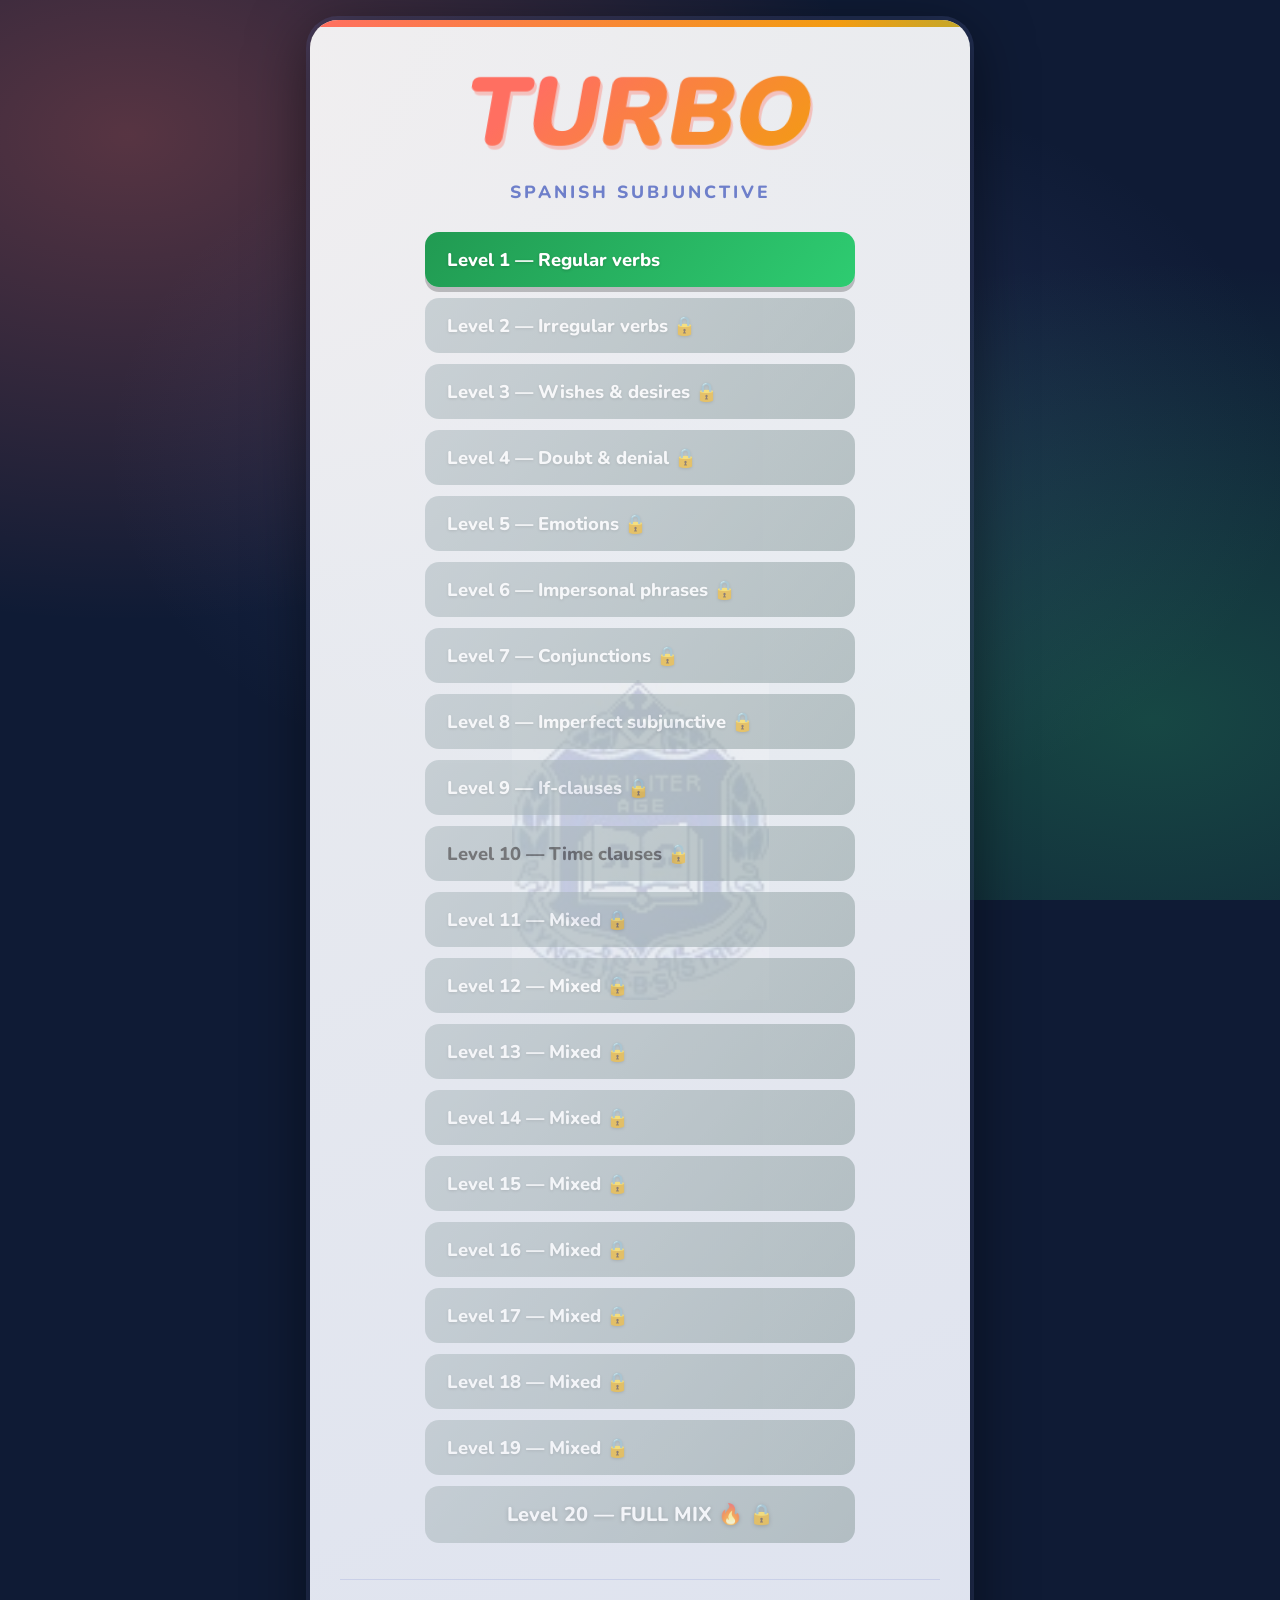
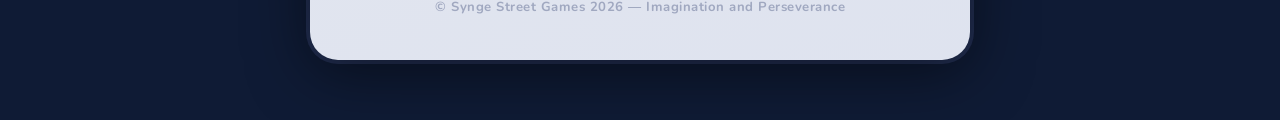
<file: index.html>
<!DOCTYPE html>
<html lang="en">
<head>
  <meta charset="UTF-8" />
  <meta name="viewport" content="width=device-width, initial-scale=1.0"/>
  <title>Turbo Subjunctive</title>
  <link rel="preconnect" href="https://fonts.googleapis.com">
  <link href="https://fonts.googleapis.com/css2?family=Nunito:wght@400;700;800;900&display=swap" rel="stylesheet">
  <style>
    body {
      font-family: 'Nunito', Arial, sans-serif;
      margin: 0; padding: 20px 0 60px;
      display: flex; justify-content: center; align-items: flex-start;
      min-height: 100vh;
      background: #0f1b35;
      background-image:
        radial-gradient(ellipse at 10% 15%, rgba(255,111,97,0.3) 0%, transparent 45%),
        radial-gradient(ellipse at 90% 80%, rgba(46,204,113,0.25) 0%, transparent 45%),
        radial-gradient(ellipse at 55% 50%, rgba(110,127,202,0.2) 0%, transparent 60%),
        url("https://cdn.glitch.global/c63a5aa8-d1bd-4a24-9150-634a1dd0277c/background.jpg.jfif?v=1745349118534");
      background-size: auto, auto, auto, 80%;
      background-repeat: no-repeat;
      background-position: center;
      background-attachment: fixed;
    }
    .container {
      text-align: center; width: 100%; max-width: 600px;
      padding: 36px 30px 44px;
      background: linear-gradient(160deg, rgba(255,255,255,0.92) 0%, rgba(240,244,255,0.92) 100%);
      border-radius: 28px;
      box-shadow: 0 12px 60px rgba(0,0,0,0.5), 0 0 0 4px rgba(110,127,202,0.2);
      color: #333; position: relative; overflow: hidden;
    }
    /* Crest watermark */
    .container::after {
      content: '';
      position: absolute;
      top: 50%; left: 50%;
      transform: translate(-50%, -50%);
      width: 320px; height: 320px;
      background-image: url("[data-uri]");
      background-size: contain;
      background-repeat: no-repeat;
      background-position: center;
      opacity: 0.18;
      pointer-events: none;
      z-index: 0;
    }
    /* Everything inside sits above the watermark */
    .container > * { position: relative; z-index: 1; }
    /* Animated rainbow bar across the top */
    .container::before {
      content: ''; position: absolute; top: 0; left: 0; right: 0; height: 7px;
      background: linear-gradient(90deg,#FF6F61,#f39c12,#2ecc71,#6e7fca,#e74c3c,#FF6F61);
      background-size: 400% 100%;
      animation: stripe 5s linear infinite;
      z-index: 2;
    }
    @keyframes stripe { from{background-position:0% 0%} to{background-position:400% 0%} }
    h1 { font-size: 6rem; margin: 10px 0 6px; line-height: 1; }
    h1 span.turbo {
      display: inline-block; font-weight: 900; transform: skewX(-10deg);
      background: linear-gradient(135deg,#FF6F61 20%,#f39c12 100%);
      -webkit-background-clip: text; -webkit-text-fill-color: transparent; background-clip: text;
      filter: drop-shadow(3px 4px 0px rgba(255,111,97,0.35));
      animation: glow 3s ease-in-out infinite alternate;
    }
    @keyframes glow {
      from{filter:drop-shadow(3px 4px 0px rgba(255,111,97,0.3))}
      to{filter:drop-shadow(3px 4px 14px rgba(255,111,97,0.7))}
    }
    .subtitle {
      font-size: 1.1rem; font-weight: 800; color: #6e7fca;
      letter-spacing: 3px; text-transform: uppercase; margin-bottom: 28px;
    }
    #level-list {
      display: flex; flex-direction: column; align-items: center; gap: 11px; margin-top: 16px;
    }
    #level-list button {
      font-family: 'Nunito', Arial, sans-serif;
      font-size: 1.15rem; font-weight: 800; padding: 15px 22px;
      border-radius: 14px; border: none; cursor: pointer;
      width: 92%; max-width: 430px; color: white; text-align: left;
      position: relative; overflow: hidden;
      transition: transform 0.18s, box-shadow 0.18s;
      box-shadow: 0 5px 0 rgba(0,0,0,0.22);
      text-shadow: 0 1px 3px rgba(0,0,0,0.2);
    }
    #level-list button::after {
      content: ''; position: absolute; inset: 0;
      background: linear-gradient(110deg,transparent 30%,rgba(255,255,255,0.22) 50%,transparent 70%);
      transform: translateX(-120%); transition: transform 0.45s ease;
    }
    #level-list button:not(:disabled):hover::after { transform: translateX(120%); }
    #level-list button:not(:disabled):hover { transform: translateY(-3px) scale(1.025); box-shadow: 0 9px 0 rgba(0,0,0,0.22); }
    #level-list button:not(:disabled):active { transform: translateY(3px); box-shadow: 0 2px 0 rgba(0,0,0,0.22); }
    #level-list button:nth-child(1)  { background: linear-gradient(130deg,#219a52,#2ecc71); }
    #level-list button:nth-child(2)  { background: linear-gradient(130deg,#148a72,#1abc9c); }
    #level-list button:nth-child(3)  { background: linear-gradient(130deg,#1a6ca0,#2980b9); }
    #level-list button:nth-child(4)  { background: linear-gradient(130deg,#154a6e,#1f6fa0); }
    #level-list button:nth-child(5)  { background: linear-gradient(130deg,#5a6bbf,#8e44ad); }
    #level-list button:nth-child(6)  { background: linear-gradient(130deg,#6c2e8a,#a569bd); }
    #level-list button:nth-child(7)  { background: linear-gradient(130deg,#a93226,#e74c3c); }
    #level-list button:nth-child(8)  { background: linear-gradient(130deg,#8a3500,#d35400); }
    #level-list button:nth-child(9)  { background: linear-gradient(130deg,#b8690a,#f39c12); }
    #level-list button:nth-child(10) { background: linear-gradient(130deg,#9a7d08,#f1c40f); color:#2c2c2c; text-shadow:none; }
    #level-list button:nth-child(11) { background: linear-gradient(130deg,#1a8a50,#2471a3); }
    #level-list button:nth-child(12) { background: linear-gradient(130deg,#1a6ca0,#7d3c98); }
    #level-list button:nth-child(13) { background: linear-gradient(130deg,#7d3c98,#a93226); }
    #level-list button:nth-child(14) { background: linear-gradient(130deg,#a93226,#b8690a); }
    #level-list button:nth-child(15) { background: linear-gradient(130deg,#b8690a,#1a8a50); }
    #level-list button:nth-child(16) { background: linear-gradient(130deg,#128070,#5a6bbf); }
    #level-list button:nth-child(17) { background: linear-gradient(130deg,#5a6bbf,#a93226); }
    #level-list button:nth-child(18) { background: linear-gradient(130deg,#8a3500,#148a72); }
    #level-list button:nth-child(19) { background: linear-gradient(130deg,#1a6ca0,#8a3500); }
    #level-list button:nth-child(20) {
      background: linear-gradient(90deg,#FF6F61,#f39c12,#2ecc71,#6e7fca,#e74c3c,#FF6F61);
      background-size: 400% 100%; animation: stripe 3.5s linear infinite;
      font-size: 1.25rem; text-align: center; text-shadow: 0 1px 4px rgba(0,0,0,0.3);
    }
    #level-list button:disabled {
      background: linear-gradient(130deg,#b2bec3,#95a5a6) !important;
      animation: none !important; cursor: not-allowed; opacity: 0.6;
      transform: none !important; box-shadow: none !important;
    }
    #game { margin-top: 20px; }
    #timer {
      font-size: 1.55rem; font-weight: 900; color: #2471a3;
      margin-bottom: 22px; padding: 10px 28px;
      background: linear-gradient(135deg,rgba(36,113,163,0.1),rgba(110,127,202,0.13));
      border-radius: 50px; border: 2px solid rgba(110,127,202,0.25); display: inline-block;
    }
    .question-block {
      margin: 12px 0; text-align: left;
      background: linear-gradient(135deg,rgba(110,127,202,0.09),rgba(46,204,113,0.05));
      border-radius: 14px; padding: 13px 18px 16px; border-left: 5px solid #6e7fca;
    }
    .trigger-label {
      font-size: 0.8rem; font-weight: 800; color: #6e7fca; display: block;
      margin-bottom: 5px; text-transform: uppercase; letter-spacing: 1.3px;
    }
    .question-block strong { font-size: 1.15rem; font-weight: 800; color: #1a1a2e; }
    #questions input {
      font-family: 'Nunito', Arial, sans-serif;
      font-size: 1.15rem; font-weight: 700; padding: 10px 16px;
      width: 82%; margin: 10px 0 0 0; display: block;
      border: 2.5px solid #c8d0e8; border-radius: 12px;
      outline: none; background: #fff; color: #222;
      transition: border-color 0.2s, box-shadow 0.2s;
    }
    #questions input:focus { border-color: #6e7fca; box-shadow: 0 0 0 4px rgba(110,127,202,0.18); }
    #questions input::placeholder { color: #b0b8d0; }
    @keyframes shake {
      0%,100%{transform:translateX(0)} 20%,60%{transform:translateX(-7px)} 40%,80%{transform:translateX(7px)}
    }
    #submit, #back-button, .try-again {
      font-family: 'Nunito', Arial, sans-serif;
      font-size: 1.4rem; font-weight: 900; padding: 15px 34px;
      border-radius: 16px; border: none; cursor: pointer; margin: 10px 8px;
      color: white; box-shadow: 0 5px 0 rgba(0,0,0,0.2);
      transition: transform 0.15s, box-shadow 0.15s; text-shadow: 0 1px 3px rgba(0,0,0,0.15);
    }
    #submit      { background: linear-gradient(135deg,#f39c12,#e67e22); }
    .try-again   { background: linear-gradient(135deg,#27ae60,#1e8449); }
    #back-button { background: linear-gradient(135deg,#6e7fca,#5260b0); }
    #submit:hover,.try-again:hover,#back-button:hover { transform:translateY(-3px); box-shadow:0 8px 0 rgba(0,0,0,0.2); }
    #submit:active,.try-again:active,#back-button:active { transform:translateY(3px); box-shadow:0 2px 0 rgba(0,0,0,0.2); }
    #results { margin-top: 24px; font-size: 1.15rem; }
    #results h3 {
      font-size: 2rem; font-weight: 900;
      background: linear-gradient(135deg,#FF6F61,#f39c12);
      -webkit-background-clip: text; -webkit-text-fill-color: transparent; background-clip: text;
      margin-bottom: 10px;
    }
    #results p { margin: 6px 0; }
    #results h4 { margin: 18px 0 8px; font-size: 0.95rem; font-weight: 800; color: #6e7fca; text-transform: uppercase; letter-spacing: 1.5px; }
    .perfect-celebration {
      font-size: 2.8rem; font-weight: 900;
      animation: celebrate 1s ease-in-out infinite alternate;
      margin-bottom: 20px; text-shadow: 0 2px 18px rgba(255,200,0,0.55);
    }
    @keyframes celebrate {
      0%{transform:scale(1) rotate(0deg);color:gold}
      50%{transform:scale(1.3) rotate(10deg);color:orange}
      100%{transform:scale(1) rotate(0deg);color:gold}
    }
    /* Footer */
    footer {
      margin-top: 36px;
      padding-top: 18px;
      border-top: 1px solid rgba(110,127,202,0.2);
      font-size: 0.82rem;
      font-weight: 700;
      color: #a0a8c0;
      letter-spacing: 0.5px;
    }
  </style>
<script src="code-engine.js"></script>
<script src="code-ui.js"></script>
</head>
<body>
  <div class="container">
    <h1><span class="turbo">TURBO</span></h1>
    <p class="subtitle">Spanish Subjunctive</p>
    <div id="level-list"></div>
    <div id="game" style="display:none;">
      <div id="timer">Time: 0s</div>
      <div id="questions"></div>
      <button id="submit">Check Answers</button>
      <div id="results"></div>
    </div>
    <footer>© Synge Street Games 2026 &mdash; Imagination and Perseverance</footer>
  </div>
  <script>
const LEVEL_DATA={1:[{trigger:"Present subjunctive — regular",en:"that I speak",es:"que hable"},{trigger:"Present subjunctive — regular",en:"that you speak",es:"que hables"},{trigger:"Present subjunctive — regular",en:"that he speaks",es:"que hable"},{trigger:"Present subjunctive — regular",en:"that we speak",es:"que hablemos"},{trigger:"Present subjunctive — regular",en:"that they speak",es:"que hablen"},{trigger:"Present subjunctive — regular",en:"that I eat",es:"que coma"},{trigger:"Present subjunctive — regular",en:"that you eat",es:"que comas"},{trigger:"Present subjunctive — regular",en:"that he eats",es:"que coma"},{trigger:"Present subjunctive — regular",en:"that we eat",es:"que comamos"},{trigger:"Present subjunctive — regular",en:"that they eat",es:"que coman"},{trigger:"Present subjunctive — regular",en:"that I live",es:"que viva"},{trigger:"Present subjunctive — regular",en:"that you live",es:"que vivas"},{trigger:"Present subjunctive — regular",en:"that he lives",es:"que viva"},{trigger:"Present subjunctive — regular",en:"that we live",es:"que vivamos"},{trigger:"Present subjunctive — regular",en:"that they live",es:"que vivan"}],2:[{trigger:"Irregular subjunctive",en:"that I am (ser)",es:"que sea"},{trigger:"Irregular subjunctive",en:"that you are (ser)",es:"que seas"},{trigger:"Irregular subjunctive",en:"that he is (ser)",es:"que sea"},{trigger:"Irregular subjunctive",en:"that we are (ser)",es:"que seamos"},{trigger:"Irregular subjunctive",en:"that they are (ser)",es:"que sean"},{trigger:"Irregular subjunctive",en:"that I have",es:"que tenga"},{trigger:"Irregular subjunctive",en:"that you have",es:"que tengas"},{trigger:"Irregular subjunctive",en:"that he has",es:"que tenga"},{trigger:"Irregular subjunctive",en:"that we have",es:"que tengamos"},{trigger:"Irregular subjunctive",en:"that they have",es:"que tengan"},{trigger:"Irregular subjunctive",en:"that I go",es:"que vaya"},{trigger:"Irregular subjunctive",en:"that you go",es:"que vayas"},{trigger:"Irregular subjunctive",en:"that he goes",es:"que vaya"},{trigger:"Irregular subjunctive",en:"that we go",es:"que vayamos"},{trigger:"Irregular subjunctive",en:"that they go",es:"que vayan"}],3:[{trigger:"Wishes — quiero que…",en:"I want you to study",es:"quiero que estudies"},{trigger:"Wishes — quiero que…",en:"I want him to come",es:"quiero que venga"},{trigger:"Wishes — quiero que…",en:"I want them to listen",es:"quiero que escuchen"},{trigger:"Wishes — quiero que…",en:"I want her to be happy",es:"quiero que sea feliz"},{trigger:"Wishes — quiero que…",en:"I want you to speak Spanish",es:"quiero que hables español"},{trigger:"Wishes — espero que…",en:"I hope you pass",es:"espero que apruebes"},{trigger:"Wishes — espero que…",en:"I hope it goes well",es:"espero que vaya bien"},{trigger:"Wishes — espero que…",en:"I hope she is OK",es:"espero que esté bien"},{trigger:"Wishes — espero que…",en:"I hope we win",es:"espero que ganemos"},{trigger:"Wishes — espero que…",en:"I hope they arrive on time",es:"espero que lleguen a tiempo"},{trigger:"Wishes — ojalá…",en:"I wish it would rain",es:"ojalá llueva"},{trigger:"Wishes — ojalá…",en:"I wish he would call",es:"ojalá llame"},{trigger:"Wishes — ojalá…",en:"I wish she could come",es:"ojalá pueda venir"},{trigger:"Wishes — ojalá…",en:"I wish we had time",es:"ojalá tengamos tiempo"},{trigger:"Wishes — ojalá…",en:"I wish they were here",es:"ojalá estén aquí"}],4:[{trigger:"Doubt — dudo que…",en:"I doubt he comes",es:"dudo que venga"},{trigger:"Doubt — dudo que…",en:"I doubt she knows",es:"dudo que sepa"},{trigger:"Doubt — dudo que…",en:"I doubt it is true",es:"dudo que sea verdad"},{trigger:"Doubt — dudo que…",en:"I doubt they understand",es:"dudo que entiendan"},{trigger:"Doubt — dudo que…",en:"I doubt you can do it",es:"dudo que puedas hacerlo"},{trigger:"Doubt — no creo que…",en:"I don't think he is right",es:"no creo que tenga razón"},{trigger:"Doubt — no creo que…",en:"I don't think she will come",es:"no creo que venga"},{trigger:"Doubt — no creo que…",en:"I don't think it is easy",es:"no creo que sea fácil"},{trigger:"Doubt — no creo que…",en:"I don't think they know",es:"no creo que sepan"},{trigger:"Doubt — no creo que…",en:"I don't think we can win",es:"no creo que podamos ganar"},{trigger:"Denial — no es verdad que…",en:"It's not true that he works",es:"no es verdad que trabaje"},{trigger:"Denial — no es verdad que…",en:"It's not true that she studies",es:"no es verdad que estudie"},{trigger:"Denial — no es cierto que…",en:"It's not certain that I go",es:"no es cierto que vaya"},{trigger:"Denial — no es cierto que…",en:"It's not certain that we win",es:"no es cierto que ganemos"},{trigger:"Denial — no es cierto que…",en:"It's not certain that they know",es:"no es cierto que sepan"}],5:[{trigger:"Emotion — me alegra que…",en:"I'm glad you came",es:"me alegra que hayas venido"},{trigger:"Emotion — me alegra que…",en:"I'm glad he passed",es:"me alegra que haya aprobado"},{trigger:"Emotion — me alegra que…",en:"I'm glad we won",es:"me alegra que hayamos ganado"},{trigger:"Emotion — es una pena que…",en:"It's a shame she can't come",es:"es una pena que no pueda venir"},{trigger:"Emotion — es una pena que…",en:"It's a shame you are leaving",es:"es una pena que te vayas"},{trigger:"Emotion — es una pena que…",en:"It's a shame they don't know",es:"es una pena que no sepan"},{trigger:"Emotion — me sorprende que…",en:"I'm surprised he is here",es:"me sorprende que esté aquí"},{trigger:"Emotion — me sorprende que…",en:"I'm surprised you passed",es:"me sorprende que hayas aprobado"},{trigger:"Emotion — me sorprende que…",en:"I'm surprised they agreed",es:"me sorprende que hayan aceptado"},{trigger:"Emotion — temo que…",en:"I fear he is wrong",es:"temo que esté equivocado"},{trigger:"Emotion — temo que…",en:"I fear she won't come",es:"temo que no venga"},{trigger:"Emotion — temo que…",en:"I fear it is too late",es:"temo que sea demasiado tarde"},{trigger:"Emotion — me molesta que…",en:"It bothers me that he lies",es:"me molesta que mienta"},{trigger:"Emotion — me molesta que…",en:"It bothers me that she shouts",es:"me molesta que grite"},{trigger:"Emotion — me molesta que…",en:"It bothers me that they are late",es:"me molesta que lleguen tarde"}],6:[{trigger:"Impersonal — es importante que…",en:"It's important that you study",es:"es importante que estudies"},{trigger:"Impersonal — es importante que…",en:"It's important that he listens",es:"es importante que escuche"},{trigger:"Impersonal — es importante que…",en:"It's important that we try",es:"es importante que intentemos"},{trigger:"Impersonal — es necesario que…",en:"It's necessary that you come",es:"es necesario que vengas"},{trigger:"Impersonal — es necesario que…",en:"It's necessary that she rests",es:"es necesario que descanse"},{trigger:"Impersonal — es necesario que…",en:"It's necessary that they pay",es:"es necesario que paguen"},{trigger:"Impersonal — es posible que…",en:"It's possible that he comes",es:"es posible que venga"},{trigger:"Impersonal — es posible que…",en:"It's possible that we are wrong",es:"es posible que estemos equivocados"},{trigger:"Impersonal — es posible que…",en:"It's possible that they know",es:"es posible que sepan"},{trigger:"Impersonal — es bueno que…",en:"It's good that you are here",es:"es bueno que estés aquí"},{trigger:"Impersonal — es bueno que…",en:"It's good that she eats well",es:"es bueno que coma bien"},{trigger:"Impersonal — es bueno que…",en:"It's good that we practise",es:"es bueno que practiquemos"},{trigger:"Impersonal — es malo que…",en:"It's bad that he smokes",es:"es malo que fume"},{trigger:"Impersonal — es malo que…",en:"It's bad that they argue",es:"es malo que discutan"},{trigger:"Impersonal — es mejor que…",en:"It's better that you rest",es:"es mejor que descanses"}],7:[{trigger:"Conjunction — para que…",en:"I explain it so that you understand",es:"lo explico para que entiendas"},{trigger:"Conjunction — para que…",en:"She calls so that he comes",es:"llama para que venga"},{trigger:"Conjunction — para que…",en:"We study so that we pass",es:"estudiamos para que aprobemos"},{trigger:"Conjunction — antes de que…",en:"before you leave",es:"antes de que te vayas"},{trigger:"Conjunction — antes de que…",en:"before he arrives",es:"antes de que llegue"},{trigger:"Conjunction — antes de que…",en:"before they find out",es:"antes de que se enteren"},{trigger:"Conjunction — sin que…",en:"without him knowing",es:"sin que lo sepa"},{trigger:"Conjunction — sin que…",en:"without her seeing it",es:"sin que lo vea"},{trigger:"Conjunction — sin que…",en:"without them saying anything",es:"sin que digan nada"},{trigger:"Conjunction — a menos que…",en:"unless you study",es:"a menos que estudies"},{trigger:"Conjunction — a menos que…",en:"unless he helps",es:"a menos que ayude"},{trigger:"Conjunction — con tal de que…",en:"provided that you come",es:"con tal de que vengas"},{trigger:"Conjunction — en caso de que…",en:"in case it rains",es:"en caso de que llueva"},{trigger:"Conjunction — aunque…",en:"even if he is tired",es:"aunque esté cansado"},{trigger:"Conjunction — aunque…",en:"even if it is difficult",es:"aunque sea difícil"}],8:[{trigger:"Imperfect subjunctive",en:"that I spoke",es:"que hablara"},{trigger:"Imperfect subjunctive",en:"that you spoke",es:"que hablaras"},{trigger:"Imperfect subjunctive",en:"that he spoke",es:"que hablara"},{trigger:"Imperfect subjunctive",en:"that we spoke",es:"que habláramos"},{trigger:"Imperfect subjunctive",en:"that they spoke",es:"que hablaran"},{trigger:"Imperfect subjunctive",en:"that I had (tener)",es:"que tuviera"},{trigger:"Imperfect subjunctive",en:"that you had",es:"que tuvieras"},{trigger:"Imperfect subjunctive",en:"that he had",es:"que tuviera"},{trigger:"Imperfect subjunctive",en:"that we had",es:"que tuviéramos"},{trigger:"Imperfect subjunctive",en:"that they had",es:"que tuvieran"},{trigger:"Imperfect subjunctive",en:"that I were (ser)",es:"que fuera"},{trigger:"Imperfect subjunctive",en:"that you were",es:"que fueras"},{trigger:"Imperfect subjunctive",en:"that he were",es:"que fuera"},{trigger:"Imperfect subjunctive",en:"that we were",es:"que fuéramos"},{trigger:"Imperfect subjunctive",en:"that they were",es:"que fueran"}],9:[{trigger:"If-clause — si…",en:"If I had money, I would buy it",es:"si tuviera dinero, lo compraría"},{trigger:"If-clause — si…",en:"If she studied, she would pass",es:"si estudiara, aprobaría"},{trigger:"If-clause — si…",en:"If we could, we would go",es:"si pudiéramos, iríamos"},{trigger:"If-clause — si…",en:"If he were here, he would help",es:"si estuviera aquí, ayudaría"},{trigger:"If-clause — si…",en:"If they knew, they would tell us",es:"si supieran, nos lo dirían"},{trigger:"If-clause — si…",en:"If I were you, I would go",es:"si fuera tú, iría"},{trigger:"If-clause — si…",en:"If she had time, she would call",es:"si tuviera tiempo, llamaría"},{trigger:"If-clause — si…",en:"If he worked harder, he would succeed",es:"si trabajara más, tendría éxito"},{trigger:"If-clause — si…",en:"If we tried, we could do it",es:"si lo intentáramos, podríamos hacerlo"},{trigger:"If-clause — si…",en:"If it rained, we would stay",es:"si lloviera, nos quedaríamos"},{trigger:"If-clause — si…",en:"If I spoke Spanish, I would live there",es:"si hablara español, viviría allí"},{trigger:"If-clause — si…",en:"If you came, I would be happy",es:"si vinieras, estaría feliz"},{trigger:"If-clause — si…",en:"If she could, she would help",es:"si pudiera, ayudaría"},{trigger:"If-clause — si…",en:"If they were quiet, we could think",es:"si estuvieran callados, podríamos pensar"},{trigger:"If-clause — si…",en:"If I knew the answer, I would say it",es:"si supiera la respuesta, la diría"}],10:[{trigger:"Time clause — cuando…",en:"when you arrive, call me",es:"cuando llegues, llámame"},{trigger:"Time clause — cuando…",en:"when he finishes, we will eat",es:"cuando termine, comeremos"},{trigger:"Time clause — cuando…",en:"when she comes back, tell her",es:"cuando vuelva, díselo"},{trigger:"Time clause — cuando…",en:"when they are ready, we will leave",es:"cuando estén listos, nos iremos"},{trigger:"Time clause — cuando…",en:"when I have money, I will travel",es:"cuando tenga dinero, viajaré"},{trigger:"Time clause — en cuanto…",en:"as soon as you know, tell me",es:"en cuanto sepas, dímelo"},{trigger:"Time clause — en cuanto…",en:"as soon as he arrives, we start",es:"en cuanto llegue, empezamos"},{trigger:"Time clause — en cuanto…",en:"as soon as she leaves, I will call",es:"en cuanto se vaya, llamaré"},{trigger:"Time clause — hasta que…",en:"until you understand",es:"hasta que entiendas"},{trigger:"Time clause — hasta que…",en:"until he is better",es:"hasta que esté mejor"},{trigger:"Time clause — hasta que…",en:"until they come back",es:"hasta que vuelvan"},{trigger:"Time clause — después de que…",en:"after you finish",es:"después de que termines"},{trigger:"Time clause — después de que…",en:"after he eats",es:"después de que coma"},{trigger:"Time clause — después de que…",en:"after she arrives",es:"después de que llegue"},{trigger:"Time clause — después de que…",en:"after they decide",es:"después de que decidan"}]};
const ALL_ITEMS=Object.values(LEVEL_DATA).flat();
for(let i=11;i<=20;i++)LEVEL_DATA[i]=null;
const LEVEL_LABELS={1:"Level 1 — Regular verbs",2:"Level 2 — Irregular verbs",3:"Level 3 — Wishes & desires",4:"Level 4 — Doubt & denial",5:"Level 5 — Emotions",6:"Level 6 — Impersonal phrases",7:"Level 7 — Conjunctions",8:"Level 8 — Imperfect subjunctive",9:"Level 9 — If-clauses",10:"Level 10 — Time clauses",11:"Level 11 — Mixed",12:"Level 12 — Mixed",13:"Level 13 — Mixed",14:"Level 14 — Mixed",15:"Level 15 — Mixed",16:"Level 16 — Mixed",17:"Level 17 — Mixed",18:"Level 18 — Mixed",19:"Level 19 — Mixed",20:"Level 20 — FULL MIX 🔥"};
let currentLevel=1,unlockedLevels=1,gameVerbs=[],startTime,timerInterval;
const levelList=document.getElementById("level-list"),gameContainer=document.getElementById("game"),questionsContainer=document.getElementById("questions"),resultsContainer=document.getElementById("results");
renderLevels();
function renderLevels(){levelList.style.display="flex";gameContainer.style.display="none";levelList.innerHTML="";for(let i=1;i<=20;i++){const btn=document.createElement("button");const best=localStorage.getItem("bestTime_Subjunctive_Level"+i);const locked=i>unlockedLevels;btn.textContent=locked?LEVEL_LABELS[i]+" 🔒":LEVEL_LABELS[i]+(best?"  ·  Best: "+best+"s":"");btn.disabled=locked;btn.addEventListener("click",()=>startGame(i));levelList.appendChild(btn);}}
function startGame(level){currentLevel=level;const pool=shuffleArray(LEVEL_DATA[level]?[...LEVEL_DATA[level]]:[...ALL_ITEMS]);gameVerbs=pool.slice(0,10);levelList.style.display="none";gameContainer.style.display="block";questionsContainer.innerHTML="";resultsContainer.innerHTML="";gameVerbs.forEach(item=>{const div=document.createElement("div");div.className="question-block";div.innerHTML='<span class="trigger-label">'+item.trigger+'</span><strong>'+item.en+'</strong><input type="text" data-answer="'+item.es+'" autocomplete="off" autocorrect="off" spellcheck="false" placeholder="type in Spanish…">';questionsContainer.appendChild(div);});const inputs=questionsContainer.querySelectorAll("input");inputs.forEach((input,idx)=>{input.addEventListener("keydown",e=>{if(e.key==="Enter"){if(idx<inputs.length-1)inputs[idx+1].focus();else document.getElementById("submit").click();}});});if(inputs[0])inputs[0].focus();startTimer();}
function shuffleArray(arr){for(let i=arr.length-1;i>0;i--){const j=Math.floor(Math.random()*(i+1));[arr[i],arr[j]]=[arr[j],arr[i]];}return arr;}
function startTimer(){startTime=Date.now();timerInterval=setInterval(()=>{document.getElementById("timer").textContent="Time: "+Math.floor((Date.now()-startTime)/1000)+"s";},1000);}
function stopTimer(){clearInterval(timerInterval);}
const normalize=s=>s.trim().toLowerCase().normalize("NFD").replace(/[\u0300-\u036f]/g,"").replace(/[¿¡]/g,"");
document.getElementById("submit").addEventListener("click",()=>{stopTimer();const elapsed=Math.floor((Date.now()-startTime)/1000);let penalty=0,correct=0;document.querySelectorAll("#questions input").forEach(input=>{if(normalize(input.value)===normalize(input.dataset.answer)){correct++;input.style.border="2.5px solid #27ae60";input.style.background="#f0fff6";}else{penalty+=30;input.style.border="2.5px solid #e74c3c";input.style.background="#fff5f5";input.style.animation="shake 0.4s ease";}});const totalTime=elapsed+penalty;resultsContainer.innerHTML="<h3>Game Over!</h3><p>Correct: <strong>"+correct+"/10</strong></p><p>Time: "+elapsed+"s + Penalty: "+penalty+"s = <strong>"+totalTime+"s</strong></p><h4>Feedback:</h4>";document.querySelectorAll("#questions input").forEach(input=>{if(normalize(input.value)!==normalize(input.dataset.answer)){const p=document.createElement("p");p.innerHTML="<strong>"+input.closest(".question-block").querySelector("strong").textContent+"</strong> → Correct: <span style='color:#27ae60;font-weight:800'>"+input.dataset.answer+"</span> | Yours: <span style='color:#e74c3c;font-weight:700'>"+(input.value.trim()||"(blank)")+"</span>";resultsContainer.appendChild(p);}});const bestKey="bestTime_Subjunctive_Level"+currentLevel;const saved=localStorage.getItem(bestKey);if(!saved||totalTime<parseInt(saved))localStorage.setItem(bestKey,totalTime);if(totalTime<=levelUnlockTime(currentLevel)&&unlockedLevels<currentLevel+1&&currentLevel<20){unlockedLevels=currentLevel+1;const u=document.createElement("p");u.style.color="#2471a3";u.style.fontWeight="800";u.style.fontSize="1.2rem";u.innerHTML="🔓 <strong>"+LEVEL_LABELS[currentLevel+1]+" Unlocked!</strong>";resultsContainer.appendChild(u);}if(correct===10){const cel=document.createElement("div");cel.className="perfect-celebration";cel.textContent="🎉 PERFECT GAME! 🎉";resultsContainer.prepend(cel);setTimeout(()=>cel.remove(),5000);}const tryBtn=document.createElement("button");tryBtn.textContent="Try Again";tryBtn.className="try-again";tryBtn.onclick=()=>startGame(currentLevel);resultsContainer.appendChild(tryBtn);const backBtn=document.createElement("button");backBtn.textContent="Back to Levels";backBtn.id="back-button";backBtn.onclick=()=>renderLevels();resultsContainer.appendChild(backBtn);});
function levelUnlockTime(level){return 200+(level-1)*10;}
  </script>
</body>
</html>
</file>
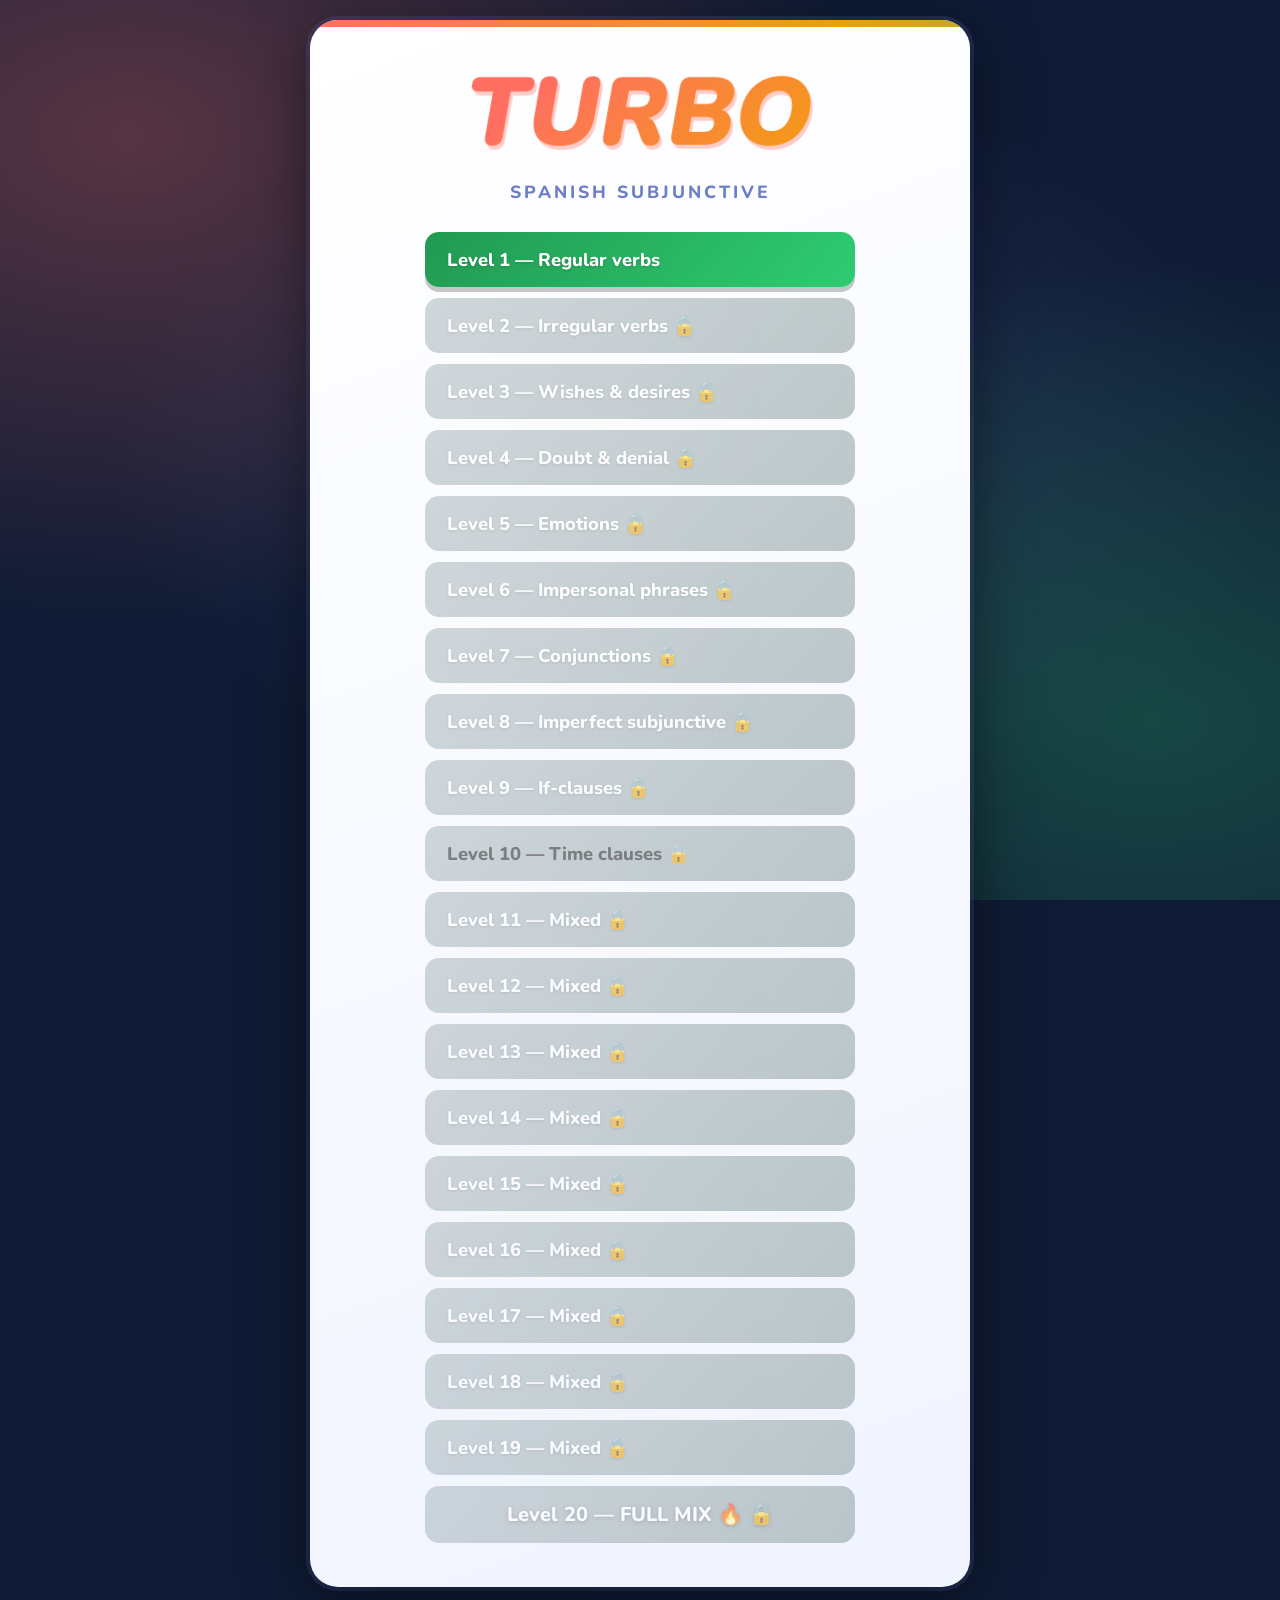
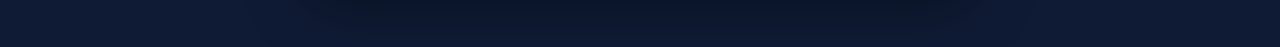
<file: index (6).html>
<!DOCTYPE html>
<html lang="en">
<head>
  <meta charset="UTF-8" />
  <meta name="viewport" content="width=device-width, initial-scale=1.0"/>
  <title>Turbo Subjunctive</title>
  <link rel="preconnect" href="https://fonts.googleapis.com">
  <link href="https://fonts.googleapis.com/css2?family=Nunito:wght@400;700;800;900&display=swap" rel="stylesheet">
  <style>
    body {
      font-family: 'Nunito', Arial, sans-serif;
      margin: 0; padding: 20px 0 60px;
      display: flex; justify-content: center; align-items: flex-start;
      min-height: 100vh;
      background: #0f1b35;
      background-image:
        radial-gradient(ellipse at 10% 15%, rgba(255,111,97,0.3) 0%, transparent 45%),
        radial-gradient(ellipse at 90% 80%, rgba(46,204,113,0.25) 0%, transparent 45%),
        radial-gradient(ellipse at 55% 50%, rgba(110,127,202,0.2) 0%, transparent 60%),
        url("https://cdn.glitch.global/c63a5aa8-d1bd-4a24-9150-634a1dd0277c/background.jpg.jfif?v=1745349118534");
      background-size: auto, auto, auto, 80%;
      background-repeat: no-repeat;
      background-position: center;
      background-attachment: fixed;
    }
    .container {
      text-align: center; width: 100%; max-width: 600px;
      padding: 36px 30px 44px;
      background: linear-gradient(160deg, #ffffff 0%, #f0f4ff 100%);
      border-radius: 28px;
      box-shadow: 0 12px 60px rgba(0,0,0,0.5), 0 0 0 4px rgba(110,127,202,0.2);
      color: #333; position: relative; overflow: hidden;
    }
    .container::before {
      content: ''; position: absolute; top: 0; left: 0; right: 0; height: 7px;
      background: linear-gradient(90deg,#FF6F61,#f39c12,#2ecc71,#6e7fca,#e74c3c,#FF6F61);
      background-size: 400% 100%;
      animation: stripe 5s linear infinite;
    }
    @keyframes stripe { from{background-position:0% 0%} to{background-position:400% 0%} }
    h1 { font-size: 6rem; margin: 10px 0 6px; line-height: 1; }
    h1 span.turbo {
      display: inline-block; font-weight: 900; transform: skewX(-10deg);
      background: linear-gradient(135deg,#FF6F61 20%,#f39c12 100%);
      -webkit-background-clip: text; -webkit-text-fill-color: transparent; background-clip: text;
      filter: drop-shadow(3px 4px 0px rgba(255,111,97,0.35));
      animation: glow 3s ease-in-out infinite alternate;
    }
    @keyframes glow {
      from{filter:drop-shadow(3px 4px 0px rgba(255,111,97,0.3))}
      to{filter:drop-shadow(3px 4px 14px rgba(255,111,97,0.7))}
    }
    .subtitle {
      font-size: 1.1rem; font-weight: 800; color: #6e7fca;
      letter-spacing: 3px; text-transform: uppercase; margin-bottom: 28px;
    }
    #level-list {
      display: flex; flex-direction: column; align-items: center; gap: 11px; margin-top: 16px;
    }
    #level-list button {
      font-family: 'Nunito', Arial, sans-serif;
      font-size: 1.15rem; font-weight: 800; padding: 15px 22px;
      border-radius: 14px; border: none; cursor: pointer;
      width: 92%; max-width: 430px; color: white; text-align: left;
      position: relative; overflow: hidden;
      transition: transform 0.18s, box-shadow 0.18s;
      box-shadow: 0 5px 0 rgba(0,0,0,0.22);
      text-shadow: 0 1px 3px rgba(0,0,0,0.2);
    }
    #level-list button::after {
      content: ''; position: absolute; inset: 0;
      background: linear-gradient(110deg,transparent 30%,rgba(255,255,255,0.22) 50%,transparent 70%);
      transform: translateX(-120%); transition: transform 0.45s ease;
    }
    #level-list button:not(:disabled):hover::after { transform: translateX(120%); }
    #level-list button:not(:disabled):hover { transform: translateY(-3px) scale(1.025); box-shadow: 0 9px 0 rgba(0,0,0,0.22); }
    #level-list button:not(:disabled):active { transform: translateY(3px); box-shadow: 0 2px 0 rgba(0,0,0,0.22); }
    #level-list button:nth-child(1)  { background: linear-gradient(130deg,#219a52,#2ecc71); }
    #level-list button:nth-child(2)  { background: linear-gradient(130deg,#148a72,#1abc9c); }
    #level-list button:nth-child(3)  { background: linear-gradient(130deg,#1a6ca0,#2980b9); }
    #level-list button:nth-child(4)  { background: linear-gradient(130deg,#154a6e,#1f6fa0); }
    #level-list button:nth-child(5)  { background: linear-gradient(130deg,#5a6bbf,#8e44ad); }
    #level-list button:nth-child(6)  { background: linear-gradient(130deg,#6c2e8a,#a569bd); }
    #level-list button:nth-child(7)  { background: linear-gradient(130deg,#a93226,#e74c3c); }
    #level-list button:nth-child(8)  { background: linear-gradient(130deg,#8a3500,#d35400); }
    #level-list button:nth-child(9)  { background: linear-gradient(130deg,#b8690a,#f39c12); }
    #level-list button:nth-child(10) { background: linear-gradient(130deg,#9a7d08,#f1c40f); color:#2c2c2c; text-shadow:none; }
    #level-list button:nth-child(11) { background: linear-gradient(130deg,#1a8a50,#2471a3); }
    #level-list button:nth-child(12) { background: linear-gradient(130deg,#1a6ca0,#7d3c98); }
    #level-list button:nth-child(13) { background: linear-gradient(130deg,#7d3c98,#a93226); }
    #level-list button:nth-child(14) { background: linear-gradient(130deg,#a93226,#b8690a); }
    #level-list button:nth-child(15) { background: linear-gradient(130deg,#b8690a,#1a8a50); }
    #level-list button:nth-child(16) { background: linear-gradient(130deg,#128070,#5a6bbf); }
    #level-list button:nth-child(17) { background: linear-gradient(130deg,#5a6bbf,#a93226); }
    #level-list button:nth-child(18) { background: linear-gradient(130deg,#8a3500,#148a72); }
    #level-list button:nth-child(19) { background: linear-gradient(130deg,#1a6ca0,#8a3500); }
    #level-list button:nth-child(20) {
      background: linear-gradient(90deg,#FF6F61,#f39c12,#2ecc71,#6e7fca,#e74c3c,#FF6F61);
      background-size: 400% 100%; animation: stripe 3.5s linear infinite;
      font-size: 1.25rem; text-align: center; text-shadow: 0 1px 4px rgba(0,0,0,0.3);
    }
    #level-list button:disabled {
      background: linear-gradient(130deg,#b2bec3,#95a5a6) !important;
      animation: none !important; cursor: not-allowed; opacity: 0.6;
      transform: none !important; box-shadow: none !important;
    }
    #game { margin-top: 20px; }
    #timer {
      font-size: 1.55rem; font-weight: 900; color: #2471a3;
      margin-bottom: 22px; padding: 10px 28px;
      background: linear-gradient(135deg,rgba(36,113,163,0.1),rgba(110,127,202,0.13));
      border-radius: 50px; border: 2px solid rgba(110,127,202,0.25); display: inline-block;
    }
    .question-block {
      margin: 12px 0; text-align: left;
      background: linear-gradient(135deg,rgba(110,127,202,0.09),rgba(46,204,113,0.05));
      border-radius: 14px; padding: 13px 18px 16px; border-left: 5px solid #6e7fca;
    }
    .trigger-label {
      font-size: 0.8rem; font-weight: 800; color: #6e7fca; display: block;
      margin-bottom: 5px; text-transform: uppercase; letter-spacing: 1.3px;
    }
    .question-block strong { font-size: 1.15rem; font-weight: 800; color: #1a1a2e; }
    #questions input {
      font-family: 'Nunito', Arial, sans-serif;
      font-size: 1.15rem; font-weight: 700; padding: 10px 16px;
      width: 82%; margin: 10px 0 0 0; display: block;
      border: 2.5px solid #c8d0e8; border-radius: 12px;
      outline: none; background: #fff; color: #222;
      transition: border-color 0.2s, box-shadow 0.2s;
    }
    #questions input:focus { border-color: #6e7fca; box-shadow: 0 0 0 4px rgba(110,127,202,0.18); }
    #questions input::placeholder { color: #b0b8d0; }
    @keyframes shake {
      0%,100%{transform:translateX(0)} 20%,60%{transform:translateX(-7px)} 40%,80%{transform:translateX(7px)}
    }
    #submit, #back-button, .try-again {
      font-family: 'Nunito', Arial, sans-serif;
      font-size: 1.4rem; font-weight: 900; padding: 15px 34px;
      border-radius: 16px; border: none; cursor: pointer; margin: 10px 8px;
      color: white; box-shadow: 0 5px 0 rgba(0,0,0,0.2);
      transition: transform 0.15s, box-shadow 0.15s; text-shadow: 0 1px 3px rgba(0,0,0,0.15);
    }
    #submit      { background: linear-gradient(135deg,#f39c12,#e67e22); }
    .try-again   { background: linear-gradient(135deg,#27ae60,#1e8449); }
    #back-button { background: linear-gradient(135deg,#6e7fca,#5260b0); }
    #submit:hover,.try-again:hover,#back-button:hover { transform:translateY(-3px); box-shadow:0 8px 0 rgba(0,0,0,0.2); }
    #submit:active,.try-again:active,#back-button:active { transform:translateY(3px); box-shadow:0 2px 0 rgba(0,0,0,0.2); }
    #results { margin-top: 24px; font-size: 1.15rem; }
    #results h3 {
      font-size: 2rem; font-weight: 900;
      background: linear-gradient(135deg,#FF6F61,#f39c12);
      -webkit-background-clip: text; -webkit-text-fill-color: transparent; background-clip: text;
      margin-bottom: 10px;
    }
    #results p { margin: 6px 0; }
    #results h4 { margin: 18px 0 8px; font-size: 0.95rem; font-weight: 800; color: #6e7fca; text-transform: uppercase; letter-spacing: 1.5px; }
    .perfect-celebration {
      font-size: 2.8rem; font-weight: 900;
      animation: celebrate 1s ease-in-out infinite alternate;
      margin-bottom: 20px; text-shadow: 0 2px 18px rgba(255,200,0,0.55);
    }
    @keyframes celebrate {
      0%{transform:scale(1) rotate(0deg);color:gold}
      50%{transform:scale(1.3) rotate(10deg);color:orange}
      100%{transform:scale(1) rotate(0deg);color:gold}
    }
  </style>
</head>
<body>
  <div class="container">
    <h1><span class="turbo">TURBO</span></h1>
    <p class="subtitle">Spanish Subjunctive</p>
    <div id="level-list"></div>
    <div id="game" style="display:none;">
      <div id="timer">Time: 0s</div>
      <div id="questions"></div>
      <button id="submit">Check Answers</button>
      <div id="results"></div>
    </div>
  </div>
  <script>
const LEVEL_DATA={1:[{trigger:"Present subjunctive — regular",en:"that I speak",es:"que hable"},{trigger:"Present subjunctive — regular",en:"that you speak",es:"que hables"},{trigger:"Present subjunctive — regular",en:"that he speaks",es:"que hable"},{trigger:"Present subjunctive — regular",en:"that we speak",es:"que hablemos"},{trigger:"Present subjunctive — regular",en:"that they speak",es:"que hablen"},{trigger:"Present subjunctive — regular",en:"that I eat",es:"que coma"},{trigger:"Present subjunctive — regular",en:"that you eat",es:"que comas"},{trigger:"Present subjunctive — regular",en:"that he eats",es:"que coma"},{trigger:"Present subjunctive — regular",en:"that we eat",es:"que comamos"},{trigger:"Present subjunctive — regular",en:"that they eat",es:"que coman"},{trigger:"Present subjunctive — regular",en:"that I live",es:"que viva"},{trigger:"Present subjunctive — regular",en:"that you live",es:"que vivas"},{trigger:"Present subjunctive — regular",en:"that he lives",es:"que viva"},{trigger:"Present subjunctive — regular",en:"that we live",es:"que vivamos"},{trigger:"Present subjunctive — regular",en:"that they live",es:"que vivan"}],2:[{trigger:"Irregular subjunctive",en:"that I am (ser)",es:"que sea"},{trigger:"Irregular subjunctive",en:"that you are (ser)",es:"que seas"},{trigger:"Irregular subjunctive",en:"that he is (ser)",es:"que sea"},{trigger:"Irregular subjunctive",en:"that we are (ser)",es:"que seamos"},{trigger:"Irregular subjunctive",en:"that they are (ser)",es:"que sean"},{trigger:"Irregular subjunctive",en:"that I have",es:"que tenga"},{trigger:"Irregular subjunctive",en:"that you have",es:"que tengas"},{trigger:"Irregular subjunctive",en:"that he has",es:"que tenga"},{trigger:"Irregular subjunctive",en:"that we have",es:"que tengamos"},{trigger:"Irregular subjunctive",en:"that they have",es:"que tengan"},{trigger:"Irregular subjunctive",en:"that I go",es:"que vaya"},{trigger:"Irregular subjunctive",en:"that you go",es:"que vayas"},{trigger:"Irregular subjunctive",en:"that he goes",es:"que vaya"},{trigger:"Irregular subjunctive",en:"that we go",es:"que vayamos"},{trigger:"Irregular subjunctive",en:"that they go",es:"que vayan"}],3:[{trigger:"Wishes — quiero que…",en:"I want you to study",es:"quiero que estudies"},{trigger:"Wishes — quiero que…",en:"I want him to come",es:"quiero que venga"},{trigger:"Wishes — quiero que…",en:"I want them to listen",es:"quiero que escuchen"},{trigger:"Wishes — quiero que…",en:"I want her to be happy",es:"quiero que sea feliz"},{trigger:"Wishes — quiero que…",en:"I want you to speak Spanish",es:"quiero que hables español"},{trigger:"Wishes — espero que…",en:"I hope you pass",es:"espero que apruebes"},{trigger:"Wishes — espero que…",en:"I hope it goes well",es:"espero que vaya bien"},{trigger:"Wishes — espero que…",en:"I hope she is OK",es:"espero que esté bien"},{trigger:"Wishes — espero que…",en:"I hope we win",es:"espero que ganemos"},{trigger:"Wishes — espero que…",en:"I hope they arrive on time",es:"espero que lleguen a tiempo"},{trigger:"Wishes — ojalá…",en:"I wish it would rain",es:"ojalá llueva"},{trigger:"Wishes — ojalá…",en:"I wish he would call",es:"ojalá llame"},{trigger:"Wishes — ojalá…",en:"I wish she could come",es:"ojalá pueda venir"},{trigger:"Wishes — ojalá…",en:"I wish we had time",es:"ojalá tengamos tiempo"},{trigger:"Wishes — ojalá…",en:"I wish they were here",es:"ojalá estén aquí"}],4:[{trigger:"Doubt — dudo que…",en:"I doubt he comes",es:"dudo que venga"},{trigger:"Doubt — dudo que…",en:"I doubt she knows",es:"dudo que sepa"},{trigger:"Doubt — dudo que…",en:"I doubt it is true",es:"dudo que sea verdad"},{trigger:"Doubt — dudo que…",en:"I doubt they understand",es:"dudo que entiendan"},{trigger:"Doubt — dudo que…",en:"I doubt you can do it",es:"dudo que puedas hacerlo"},{trigger:"Doubt — no creo que…",en:"I don't think he is right",es:"no creo que tenga razón"},{trigger:"Doubt — no creo que…",en:"I don't think she will come",es:"no creo que venga"},{trigger:"Doubt — no creo que…",en:"I don't think it is easy",es:"no creo que sea fácil"},{trigger:"Doubt — no creo que…",en:"I don't think they know",es:"no creo que sepan"},{trigger:"Doubt — no creo que…",en:"I don't think we can win",es:"no creo que podamos ganar"},{trigger:"Denial — no es verdad que…",en:"It's not true that he works",es:"no es verdad que trabaje"},{trigger:"Denial — no es verdad que…",en:"It's not true that she studies",es:"no es verdad que estudie"},{trigger:"Denial — no es cierto que…",en:"It's not certain that I go",es:"no es cierto que vaya"},{trigger:"Denial — no es cierto que…",en:"It's not certain that we win",es:"no es cierto que ganemos"},{trigger:"Denial — no es cierto que…",en:"It's not certain that they know",es:"no es cierto que sepan"}],5:[{trigger:"Emotion — me alegra que…",en:"I'm glad you came",es:"me alegra que hayas venido"},{trigger:"Emotion — me alegra que…",en:"I'm glad he passed",es:"me alegra que haya aprobado"},{trigger:"Emotion — me alegra que…",en:"I'm glad we won",es:"me alegra que hayamos ganado"},{trigger:"Emotion — es una pena que…",en:"It's a shame she can't come",es:"es una pena que no pueda venir"},{trigger:"Emotion — es una pena que…",en:"It's a shame you are leaving",es:"es una pena que te vayas"},{trigger:"Emotion — es una pena que…",en:"It's a shame they don't know",es:"es una pena que no sepan"},{trigger:"Emotion — me sorprende que…",en:"I'm surprised he is here",es:"me sorprende que esté aquí"},{trigger:"Emotion — me sorprende que…",en:"I'm surprised you passed",es:"me sorprende que hayas aprobado"},{trigger:"Emotion — me sorprende que…",en:"I'm surprised they agreed",es:"me sorprende que hayan aceptado"},{trigger:"Emotion — temo que…",en:"I fear he is wrong",es:"temo que esté equivocado"},{trigger:"Emotion — temo que…",en:"I fear she won't come",es:"temo que no venga"},{trigger:"Emotion — temo que…",en:"I fear it is too late",es:"temo que sea demasiado tarde"},{trigger:"Emotion — me molesta que…",en:"It bothers me that he lies",es:"me molesta que mienta"},{trigger:"Emotion — me molesta que…",en:"It bothers me that she shouts",es:"me molesta que grite"},{trigger:"Emotion — me molesta que…",en:"It bothers me that they are late",es:"me molesta que lleguen tarde"}],6:[{trigger:"Impersonal — es importante que…",en:"It's important that you study",es:"es importante que estudies"},{trigger:"Impersonal — es importante que…",en:"It's important that he listens",es:"es importante que escuche"},{trigger:"Impersonal — es importante que…",en:"It's important that we try",es:"es importante que intentemos"},{trigger:"Impersonal — es necesario que…",en:"It's necessary that you come",es:"es necesario que vengas"},{trigger:"Impersonal — es necesario que…",en:"It's necessary that she rests",es:"es necesario que descanse"},{trigger:"Impersonal — es necesario que…",en:"It's necessary that they pay",es:"es necesario que paguen"},{trigger:"Impersonal — es posible que…",en:"It's possible that he comes",es:"es posible que venga"},{trigger:"Impersonal — es posible que…",en:"It's possible that we are wrong",es:"es posible que estemos equivocados"},{trigger:"Impersonal — es posible que…",en:"It's possible that they know",es:"es posible que sepan"},{trigger:"Impersonal — es bueno que…",en:"It's good that you are here",es:"es bueno que estés aquí"},{trigger:"Impersonal — es bueno que…",en:"It's good that she eats well",es:"es bueno que coma bien"},{trigger:"Impersonal — es bueno que…",en:"It's good that we practise",es:"es bueno que practiquemos"},{trigger:"Impersonal — es malo que…",en:"It's bad that he smokes",es:"es malo que fume"},{trigger:"Impersonal — es malo que…",en:"It's bad that they argue",es:"es malo que discutan"},{trigger:"Impersonal — es mejor que…",en:"It's better that you rest",es:"es mejor que descanses"}],7:[{trigger:"Conjunction — para que…",en:"I explain it so that you understand",es:"lo explico para que entiendas"},{trigger:"Conjunction — para que…",en:"She calls so that he comes",es:"llama para que venga"},{trigger:"Conjunction — para que…",en:"We study so that we pass",es:"estudiamos para que aprobemos"},{trigger:"Conjunction — antes de que…",en:"before you leave",es:"antes de que te vayas"},{trigger:"Conjunction — antes de que…",en:"before he arrives",es:"antes de que llegue"},{trigger:"Conjunction — antes de que…",en:"before they find out",es:"antes de que se enteren"},{trigger:"Conjunction — sin que…",en:"without him knowing",es:"sin que lo sepa"},{trigger:"Conjunction — sin que…",en:"without her seeing it",es:"sin que lo vea"},{trigger:"Conjunction — sin que…",en:"without them saying anything",es:"sin que digan nada"},{trigger:"Conjunction — a menos que…",en:"unless you study",es:"a menos que estudies"},{trigger:"Conjunction — a menos que…",en:"unless he helps",es:"a menos que ayude"},{trigger:"Conjunction — con tal de que…",en:"provided that you come",es:"con tal de que vengas"},{trigger:"Conjunction — en caso de que…",en:"in case it rains",es:"en caso de que llueva"},{trigger:"Conjunction — aunque…",en:"even if he is tired",es:"aunque esté cansado"},{trigger:"Conjunction — aunque…",en:"even if it is difficult",es:"aunque sea difícil"}],8:[{trigger:"Imperfect subjunctive",en:"that I spoke",es:"que hablara"},{trigger:"Imperfect subjunctive",en:"that you spoke",es:"que hablaras"},{trigger:"Imperfect subjunctive",en:"that he spoke",es:"que hablara"},{trigger:"Imperfect subjunctive",en:"that we spoke",es:"que habláramos"},{trigger:"Imperfect subjunctive",en:"that they spoke",es:"que hablaran"},{trigger:"Imperfect subjunctive",en:"that I had (tener)",es:"que tuviera"},{trigger:"Imperfect subjunctive",en:"that you had",es:"que tuvieras"},{trigger:"Imperfect subjunctive",en:"that he had",es:"que tuviera"},{trigger:"Imperfect subjunctive",en:"that we had",es:"que tuviéramos"},{trigger:"Imperfect subjunctive",en:"that they had",es:"que tuvieran"},{trigger:"Imperfect subjunctive",en:"that I were (ser)",es:"que fuera"},{trigger:"Imperfect subjunctive",en:"that you were",es:"que fueras"},{trigger:"Imperfect subjunctive",en:"that he were",es:"que fuera"},{trigger:"Imperfect subjunctive",en:"that we were",es:"que fuéramos"},{trigger:"Imperfect subjunctive",en:"that they were",es:"que fueran"}],9:[{trigger:"If-clause — si…",en:"If I had money, I would buy it",es:"si tuviera dinero, lo compraría"},{trigger:"If-clause — si…",en:"If she studied, she would pass",es:"si estudiara, aprobaría"},{trigger:"If-clause — si…",en:"If we could, we would go",es:"si pudiéramos, iríamos"},{trigger:"If-clause — si…",en:"If he were here, he would help",es:"si estuviera aquí, ayudaría"},{trigger:"If-clause — si…",en:"If they knew, they would tell us",es:"si supieran, nos lo dirían"},{trigger:"If-clause — si…",en:"If I were you, I would go",es:"si fuera tú, iría"},{trigger:"If-clause — si…",en:"If she had time, she would call",es:"si tuviera tiempo, llamaría"},{trigger:"If-clause — si…",en:"If he worked harder, he would succeed",es:"si trabajara más, tendría éxito"},{trigger:"If-clause — si…",en:"If we tried, we could do it",es:"si lo intentáramos, podríamos hacerlo"},{trigger:"If-clause — si…",en:"If it rained, we would stay",es:"si lloviera, nos quedaríamos"},{trigger:"If-clause — si…",en:"If I spoke Spanish, I would live there",es:"si hablara español, viviría allí"},{trigger:"If-clause — si…",en:"If you came, I would be happy",es:"si vinieras, estaría feliz"},{trigger:"If-clause — si…",en:"If she could, she would help",es:"si pudiera, ayudaría"},{trigger:"If-clause — si…",en:"If they were quiet, we could think",es:"si estuvieran callados, podríamos pensar"},{trigger:"If-clause — si…",en:"If I knew the answer, I would say it",es:"si supiera la respuesta, la diría"}],10:[{trigger:"Time clause — cuando…",en:"when you arrive, call me",es:"cuando llegues, llámame"},{trigger:"Time clause — cuando…",en:"when he finishes, we will eat",es:"cuando termine, comeremos"},{trigger:"Time clause — cuando…",en:"when she comes back, tell her",es:"cuando vuelva, díselo"},{trigger:"Time clause — cuando…",en:"when they are ready, we will leave",es:"cuando estén listos, nos iremos"},{trigger:"Time clause — cuando…",en:"when I have money, I will travel",es:"cuando tenga dinero, viajaré"},{trigger:"Time clause — en cuanto…",en:"as soon as you know, tell me",es:"en cuanto sepas, dímelo"},{trigger:"Time clause — en cuanto…",en:"as soon as he arrives, we start",es:"en cuanto llegue, empezamos"},{trigger:"Time clause — en cuanto…",en:"as soon as she leaves, I will call",es:"en cuanto se vaya, llamaré"},{trigger:"Time clause — hasta que…",en:"until you understand",es:"hasta que entiendas"},{trigger:"Time clause — hasta que…",en:"until he is better",es:"hasta que esté mejor"},{trigger:"Time clause — hasta que…",en:"until they come back",es:"hasta que vuelvan"},{trigger:"Time clause — después de que…",en:"after you finish",es:"después de que termines"},{trigger:"Time clause — después de que…",en:"after he eats",es:"después de que coma"},{trigger:"Time clause — después de que…",en:"after she arrives",es:"después de que llegue"},{trigger:"Time clause — después de que…",en:"after they decide",es:"después de que decidan"}]};
const ALL_ITEMS=Object.values(LEVEL_DATA).flat();
for(let i=11;i<=20;i++)LEVEL_DATA[i]=null;
const LEVEL_LABELS={1:"Level 1 — Regular verbs",2:"Level 2 — Irregular verbs",3:"Level 3 — Wishes & desires",4:"Level 4 — Doubt & denial",5:"Level 5 — Emotions",6:"Level 6 — Impersonal phrases",7:"Level 7 — Conjunctions",8:"Level 8 — Imperfect subjunctive",9:"Level 9 — If-clauses",10:"Level 10 — Time clauses",11:"Level 11 — Mixed",12:"Level 12 — Mixed",13:"Level 13 — Mixed",14:"Level 14 — Mixed",15:"Level 15 — Mixed",16:"Level 16 — Mixed",17:"Level 17 — Mixed",18:"Level 18 — Mixed",19:"Level 19 — Mixed",20:"Level 20 — FULL MIX 🔥"};
let currentLevel=1,unlockedLevels=1,gameVerbs=[],startTime,timerInterval;
const levelList=document.getElementById("level-list"),gameContainer=document.getElementById("game"),questionsContainer=document.getElementById("questions"),resultsContainer=document.getElementById("results");
renderLevels();
function renderLevels(){levelList.style.display="flex";gameContainer.style.display="none";levelList.innerHTML="";for(let i=1;i<=20;i++){const btn=document.createElement("button");const best=localStorage.getItem(`bestTime_Subjunctive_Level${i}`);const locked=i>unlockedLevels;btn.textContent=locked?`${LEVEL_LABELS[i]} 🔒`:`${LEVEL_LABELS[i]}${best?`  ·  Best: ${best}s`:""}`;btn.disabled=locked;btn.addEventListener("click",()=>startGame(i));levelList.appendChild(btn);}}
function startGame(level){currentLevel=level;const pool=shuffleArray(LEVEL_DATA[level]?[...LEVEL_DATA[level]]:[...ALL_ITEMS]);gameVerbs=pool.slice(0,10);levelList.style.display="none";gameContainer.style.display="block";questionsContainer.innerHTML="";resultsContainer.innerHTML="";gameVerbs.forEach(item=>{const div=document.createElement("div");div.className="question-block";div.innerHTML=`<span class="trigger-label">${item.trigger}</span><strong>${item.en}</strong><input type="text" data-answer="${item.es}" autocomplete="off" autocorrect="off" spellcheck="false" placeholder="type in Spanish…">`;questionsContainer.appendChild(div);});const inputs=questionsContainer.querySelectorAll("input");inputs.forEach((input,idx)=>{input.addEventListener("keydown",e=>{if(e.key==="Enter"){if(idx<inputs.length-1)inputs[idx+1].focus();else document.getElementById("submit").click();}});});if(inputs[0])inputs[0].focus();startTimer();}
function shuffleArray(arr){for(let i=arr.length-1;i>0;i--){const j=Math.floor(Math.random()*(i+1));[arr[i],arr[j]]=[arr[j],arr[i]];}return arr;}
function startTimer(){startTime=Date.now();timerInterval=setInterval(()=>{document.getElementById("timer").textContent=`Time: ${Math.floor((Date.now()-startTime)/1000)}s`;},1000);}
function stopTimer(){clearInterval(timerInterval);}
const normalize=s=>s.trim().toLowerCase().normalize("NFD").replace(/[\u0300-\u036f]/g,"");
document.getElementById("submit").addEventListener("click",()=>{stopTimer();const elapsed=Math.floor((Date.now()-startTime)/1000);let penalty=0,correct=0;document.querySelectorAll("#questions input").forEach(input=>{if(normalize(input.value)===normalize(input.dataset.answer)){correct++;input.style.border="2.5px solid #27ae60";input.style.background="#f0fff6";}else{penalty+=30;input.style.border="2.5px solid #e74c3c";input.style.background="#fff5f5";input.style.animation="shake 0.4s ease";}});const totalTime=elapsed+penalty;resultsContainer.innerHTML=`<h3>Game Over!</h3><p>Correct: <strong>${correct}/10</strong></p><p>Time: ${elapsed}s + Penalty: ${penalty}s = <strong>${totalTime}s</strong></p><h4>Feedback:</h4>`;document.querySelectorAll("#questions input").forEach(input=>{if(normalize(input.value)!==normalize(input.dataset.answer)){const p=document.createElement("p");p.innerHTML=`<strong>${input.closest(".question-block").querySelector("strong").textContent}</strong> → Correct: <span style="color:#27ae60;font-weight:800">${input.dataset.answer}</span> | Yours: <span style="color:#e74c3c;font-weight:700">${input.value.trim()||"(blank)"}</span>`;resultsContainer.appendChild(p);}});const bestKey=`bestTime_Subjunctive_Level${currentLevel}`;const saved=localStorage.getItem(bestKey);if(!saved||totalTime<parseInt(saved))localStorage.setItem(bestKey,totalTime);if(totalTime<=levelUnlockTime(currentLevel)&&unlockedLevels<currentLevel+1&&currentLevel<20){unlockedLevels=currentLevel+1;const u=document.createElement("p");u.style.color="#2471a3";u.style.fontWeight="800";u.style.fontSize="1.2rem";u.innerHTML=`🔓 <strong>${LEVEL_LABELS[currentLevel+1]} Unlocked!</strong>`;resultsContainer.appendChild(u);}if(correct===10){const cel=document.createElement("div");cel.className="perfect-celebration";cel.textContent="🎉 PERFECT GAME! 🎉";resultsContainer.prepend(cel);setTimeout(()=>cel.remove(),5000);}const tryBtn=document.createElement("button");tryBtn.textContent="Try Again";tryBtn.className="try-again";tryBtn.onclick=()=>startGame(currentLevel);resultsContainer.appendChild(tryBtn);const backBtn=document.createElement("button");backBtn.textContent="Back to Levels";backBtn.id="back-button";backBtn.onclick=()=>renderLevels();resultsContainer.appendChild(backBtn);});
function levelUnlockTime(level){return 200+(level-1)*10;}
  </script>
</body>
</html>
</file>
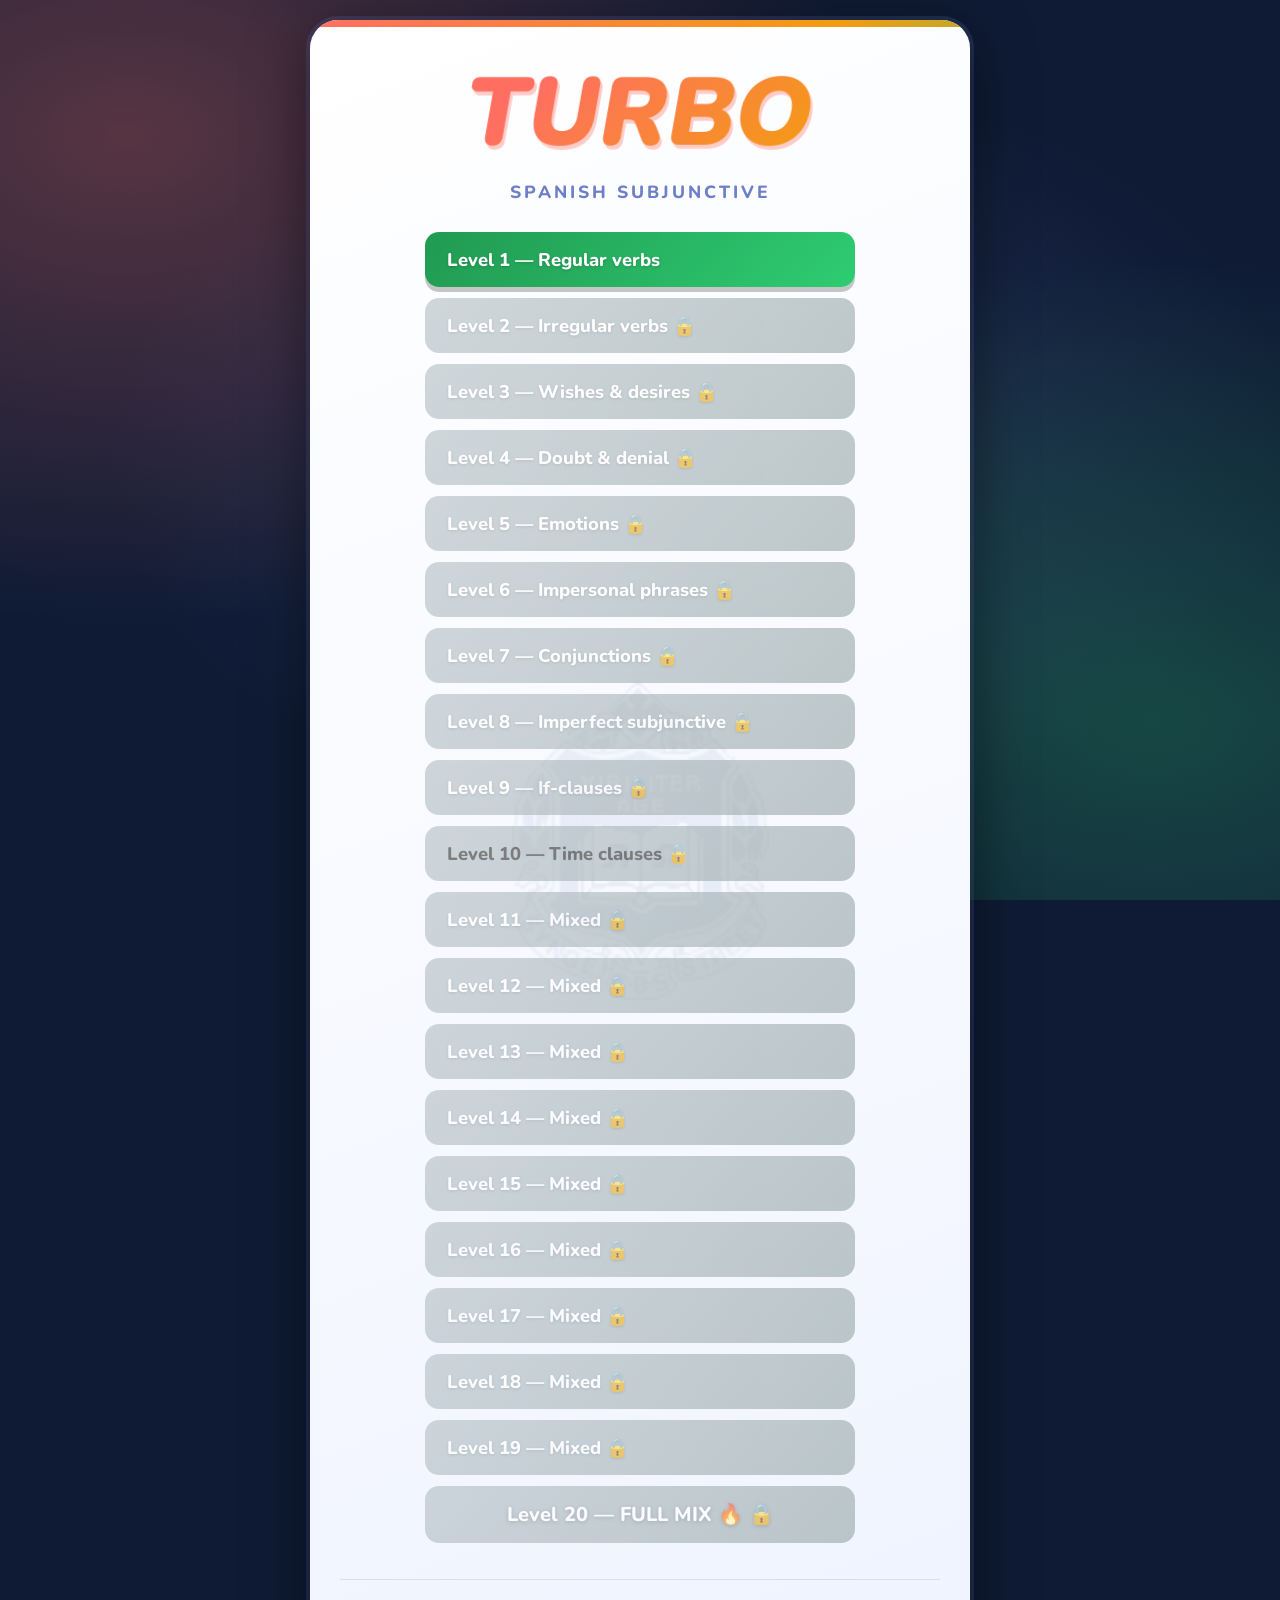
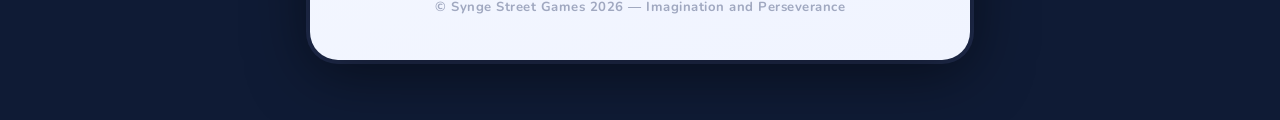
<file: index (7).html>
<!DOCTYPE html>
<html lang="en">
<head>
  <meta charset="UTF-8" />
  <meta name="viewport" content="width=device-width, initial-scale=1.0"/>
  <title>Turbo Subjunctive</title>
  <link rel="preconnect" href="https://fonts.googleapis.com">
  <link href="https://fonts.googleapis.com/css2?family=Nunito:wght@400;700;800;900&display=swap" rel="stylesheet">
  <style>
    body {
      font-family: 'Nunito', Arial, sans-serif;
      margin: 0; padding: 20px 0 60px;
      display: flex; justify-content: center; align-items: flex-start;
      min-height: 100vh;
      background: #0f1b35;
      background-image:
        radial-gradient(ellipse at 10% 15%, rgba(255,111,97,0.3) 0%, transparent 45%),
        radial-gradient(ellipse at 90% 80%, rgba(46,204,113,0.25) 0%, transparent 45%),
        radial-gradient(ellipse at 55% 50%, rgba(110,127,202,0.2) 0%, transparent 60%),
        url("https://cdn.glitch.global/c63a5aa8-d1bd-4a24-9150-634a1dd0277c/background.jpg.jfif?v=1745349118534");
      background-size: auto, auto, auto, 80%;
      background-repeat: no-repeat;
      background-position: center;
      background-attachment: fixed;
    }
    .container {
      text-align: center; width: 100%; max-width: 600px;
      padding: 36px 30px 44px;
      background: linear-gradient(160deg, #ffffff 0%, #f0f4ff 100%);
      border-radius: 28px;
      box-shadow: 0 12px 60px rgba(0,0,0,0.5), 0 0 0 4px rgba(110,127,202,0.2);
      color: #333; position: relative; overflow: hidden;
    }
    /* Crest watermark */
    .container::after {
      content: '';
      position: absolute;
      top: 50%; left: 50%;
      transform: translate(-50%, -50%);
      width: 320px; height: 320px;
      background-image: url("[data-uri]");
      background-size: contain;
      background-repeat: no-repeat;
      background-position: center;
      opacity: 0.07;
      pointer-events: none;
      z-index: 0;
    }
    /* Everything inside sits above the watermark */
    .container > * { position: relative; z-index: 1; }
    /* Animated rainbow bar across the top */
    .container::before {
      content: ''; position: absolute; top: 0; left: 0; right: 0; height: 7px;
      background: linear-gradient(90deg,#FF6F61,#f39c12,#2ecc71,#6e7fca,#e74c3c,#FF6F61);
      background-size: 400% 100%;
      animation: stripe 5s linear infinite;
      z-index: 2;
    }
    @keyframes stripe { from{background-position:0% 0%} to{background-position:400% 0%} }
    h1 { font-size: 6rem; margin: 10px 0 6px; line-height: 1; }
    h1 span.turbo {
      display: inline-block; font-weight: 900; transform: skewX(-10deg);
      background: linear-gradient(135deg,#FF6F61 20%,#f39c12 100%);
      -webkit-background-clip: text; -webkit-text-fill-color: transparent; background-clip: text;
      filter: drop-shadow(3px 4px 0px rgba(255,111,97,0.35));
      animation: glow 3s ease-in-out infinite alternate;
    }
    @keyframes glow {
      from{filter:drop-shadow(3px 4px 0px rgba(255,111,97,0.3))}
      to{filter:drop-shadow(3px 4px 14px rgba(255,111,97,0.7))}
    }
    .subtitle {
      font-size: 1.1rem; font-weight: 800; color: #6e7fca;
      letter-spacing: 3px; text-transform: uppercase; margin-bottom: 28px;
    }
    #level-list {
      display: flex; flex-direction: column; align-items: center; gap: 11px; margin-top: 16px;
    }
    #level-list button {
      font-family: 'Nunito', Arial, sans-serif;
      font-size: 1.15rem; font-weight: 800; padding: 15px 22px;
      border-radius: 14px; border: none; cursor: pointer;
      width: 92%; max-width: 430px; color: white; text-align: left;
      position: relative; overflow: hidden;
      transition: transform 0.18s, box-shadow 0.18s;
      box-shadow: 0 5px 0 rgba(0,0,0,0.22);
      text-shadow: 0 1px 3px rgba(0,0,0,0.2);
    }
    #level-list button::after {
      content: ''; position: absolute; inset: 0;
      background: linear-gradient(110deg,transparent 30%,rgba(255,255,255,0.22) 50%,transparent 70%);
      transform: translateX(-120%); transition: transform 0.45s ease;
    }
    #level-list button:not(:disabled):hover::after { transform: translateX(120%); }
    #level-list button:not(:disabled):hover { transform: translateY(-3px) scale(1.025); box-shadow: 0 9px 0 rgba(0,0,0,0.22); }
    #level-list button:not(:disabled):active { transform: translateY(3px); box-shadow: 0 2px 0 rgba(0,0,0,0.22); }
    #level-list button:nth-child(1)  { background: linear-gradient(130deg,#219a52,#2ecc71); }
    #level-list button:nth-child(2)  { background: linear-gradient(130deg,#148a72,#1abc9c); }
    #level-list button:nth-child(3)  { background: linear-gradient(130deg,#1a6ca0,#2980b9); }
    #level-list button:nth-child(4)  { background: linear-gradient(130deg,#154a6e,#1f6fa0); }
    #level-list button:nth-child(5)  { background: linear-gradient(130deg,#5a6bbf,#8e44ad); }
    #level-list button:nth-child(6)  { background: linear-gradient(130deg,#6c2e8a,#a569bd); }
    #level-list button:nth-child(7)  { background: linear-gradient(130deg,#a93226,#e74c3c); }
    #level-list button:nth-child(8)  { background: linear-gradient(130deg,#8a3500,#d35400); }
    #level-list button:nth-child(9)  { background: linear-gradient(130deg,#b8690a,#f39c12); }
    #level-list button:nth-child(10) { background: linear-gradient(130deg,#9a7d08,#f1c40f); color:#2c2c2c; text-shadow:none; }
    #level-list button:nth-child(11) { background: linear-gradient(130deg,#1a8a50,#2471a3); }
    #level-list button:nth-child(12) { background: linear-gradient(130deg,#1a6ca0,#7d3c98); }
    #level-list button:nth-child(13) { background: linear-gradient(130deg,#7d3c98,#a93226); }
    #level-list button:nth-child(14) { background: linear-gradient(130deg,#a93226,#b8690a); }
    #level-list button:nth-child(15) { background: linear-gradient(130deg,#b8690a,#1a8a50); }
    #level-list button:nth-child(16) { background: linear-gradient(130deg,#128070,#5a6bbf); }
    #level-list button:nth-child(17) { background: linear-gradient(130deg,#5a6bbf,#a93226); }
    #level-list button:nth-child(18) { background: linear-gradient(130deg,#8a3500,#148a72); }
    #level-list button:nth-child(19) { background: linear-gradient(130deg,#1a6ca0,#8a3500); }
    #level-list button:nth-child(20) {
      background: linear-gradient(90deg,#FF6F61,#f39c12,#2ecc71,#6e7fca,#e74c3c,#FF6F61);
      background-size: 400% 100%; animation: stripe 3.5s linear infinite;
      font-size: 1.25rem; text-align: center; text-shadow: 0 1px 4px rgba(0,0,0,0.3);
    }
    #level-list button:disabled {
      background: linear-gradient(130deg,#b2bec3,#95a5a6) !important;
      animation: none !important; cursor: not-allowed; opacity: 0.6;
      transform: none !important; box-shadow: none !important;
    }
    #game { margin-top: 20px; }
    #timer {
      font-size: 1.55rem; font-weight: 900; color: #2471a3;
      margin-bottom: 22px; padding: 10px 28px;
      background: linear-gradient(135deg,rgba(36,113,163,0.1),rgba(110,127,202,0.13));
      border-radius: 50px; border: 2px solid rgba(110,127,202,0.25); display: inline-block;
    }
    .question-block {
      margin: 12px 0; text-align: left;
      background: linear-gradient(135deg,rgba(110,127,202,0.09),rgba(46,204,113,0.05));
      border-radius: 14px; padding: 13px 18px 16px; border-left: 5px solid #6e7fca;
    }
    .trigger-label {
      font-size: 0.8rem; font-weight: 800; color: #6e7fca; display: block;
      margin-bottom: 5px; text-transform: uppercase; letter-spacing: 1.3px;
    }
    .question-block strong { font-size: 1.15rem; font-weight: 800; color: #1a1a2e; }
    #questions input {
      font-family: 'Nunito', Arial, sans-serif;
      font-size: 1.15rem; font-weight: 700; padding: 10px 16px;
      width: 82%; margin: 10px 0 0 0; display: block;
      border: 2.5px solid #c8d0e8; border-radius: 12px;
      outline: none; background: #fff; color: #222;
      transition: border-color 0.2s, box-shadow 0.2s;
    }
    #questions input:focus { border-color: #6e7fca; box-shadow: 0 0 0 4px rgba(110,127,202,0.18); }
    #questions input::placeholder { color: #b0b8d0; }
    @keyframes shake {
      0%,100%{transform:translateX(0)} 20%,60%{transform:translateX(-7px)} 40%,80%{transform:translateX(7px)}
    }
    #submit, #back-button, .try-again {
      font-family: 'Nunito', Arial, sans-serif;
      font-size: 1.4rem; font-weight: 900; padding: 15px 34px;
      border-radius: 16px; border: none; cursor: pointer; margin: 10px 8px;
      color: white; box-shadow: 0 5px 0 rgba(0,0,0,0.2);
      transition: transform 0.15s, box-shadow 0.15s; text-shadow: 0 1px 3px rgba(0,0,0,0.15);
    }
    #submit      { background: linear-gradient(135deg,#f39c12,#e67e22); }
    .try-again   { background: linear-gradient(135deg,#27ae60,#1e8449); }
    #back-button { background: linear-gradient(135deg,#6e7fca,#5260b0); }
    #submit:hover,.try-again:hover,#back-button:hover { transform:translateY(-3px); box-shadow:0 8px 0 rgba(0,0,0,0.2); }
    #submit:active,.try-again:active,#back-button:active { transform:translateY(3px); box-shadow:0 2px 0 rgba(0,0,0,0.2); }
    #results { margin-top: 24px; font-size: 1.15rem; }
    #results h3 {
      font-size: 2rem; font-weight: 900;
      background: linear-gradient(135deg,#FF6F61,#f39c12);
      -webkit-background-clip: text; -webkit-text-fill-color: transparent; background-clip: text;
      margin-bottom: 10px;
    }
    #results p { margin: 6px 0; }
    #results h4 { margin: 18px 0 8px; font-size: 0.95rem; font-weight: 800; color: #6e7fca; text-transform: uppercase; letter-spacing: 1.5px; }
    .perfect-celebration {
      font-size: 2.8rem; font-weight: 900;
      animation: celebrate 1s ease-in-out infinite alternate;
      margin-bottom: 20px; text-shadow: 0 2px 18px rgba(255,200,0,0.55);
    }
    @keyframes celebrate {
      0%{transform:scale(1) rotate(0deg);color:gold}
      50%{transform:scale(1.3) rotate(10deg);color:orange}
      100%{transform:scale(1) rotate(0deg);color:gold}
    }
    /* Footer */
    footer {
      margin-top: 36px;
      padding-top: 18px;
      border-top: 1px solid rgba(110,127,202,0.2);
      font-size: 0.82rem;
      font-weight: 700;
      color: #a0a8c0;
      letter-spacing: 0.5px;
    }
  </style>
</head>
<body>
  <div class="container">
    <h1><span class="turbo">TURBO</span></h1>
    <p class="subtitle">Spanish Subjunctive</p>
    <div id="level-list"></div>
    <div id="game" style="display:none;">
      <div id="timer">Time: 0s</div>
      <div id="questions"></div>
      <button id="submit">Check Answers</button>
      <div id="results"></div>
    </div>
    <footer>© Synge Street Games 2026 &mdash; Imagination and Perseverance</footer>
  </div>
  <script>
const LEVEL_DATA={1:[{trigger:"Present subjunctive — regular",en:"that I speak",es:"que hable"},{trigger:"Present subjunctive — regular",en:"that you speak",es:"que hables"},{trigger:"Present subjunctive — regular",en:"that he speaks",es:"que hable"},{trigger:"Present subjunctive — regular",en:"that we speak",es:"que hablemos"},{trigger:"Present subjunctive — regular",en:"that they speak",es:"que hablen"},{trigger:"Present subjunctive — regular",en:"that I eat",es:"que coma"},{trigger:"Present subjunctive — regular",en:"that you eat",es:"que comas"},{trigger:"Present subjunctive — regular",en:"that he eats",es:"que coma"},{trigger:"Present subjunctive — regular",en:"that we eat",es:"que comamos"},{trigger:"Present subjunctive — regular",en:"that they eat",es:"que coman"},{trigger:"Present subjunctive — regular",en:"that I live",es:"que viva"},{trigger:"Present subjunctive — regular",en:"that you live",es:"que vivas"},{trigger:"Present subjunctive — regular",en:"that he lives",es:"que viva"},{trigger:"Present subjunctive — regular",en:"that we live",es:"que vivamos"},{trigger:"Present subjunctive — regular",en:"that they live",es:"que vivan"}],2:[{trigger:"Irregular subjunctive",en:"that I am (ser)",es:"que sea"},{trigger:"Irregular subjunctive",en:"that you are (ser)",es:"que seas"},{trigger:"Irregular subjunctive",en:"that he is (ser)",es:"que sea"},{trigger:"Irregular subjunctive",en:"that we are (ser)",es:"que seamos"},{trigger:"Irregular subjunctive",en:"that they are (ser)",es:"que sean"},{trigger:"Irregular subjunctive",en:"that I have",es:"que tenga"},{trigger:"Irregular subjunctive",en:"that you have",es:"que tengas"},{trigger:"Irregular subjunctive",en:"that he has",es:"que tenga"},{trigger:"Irregular subjunctive",en:"that we have",es:"que tengamos"},{trigger:"Irregular subjunctive",en:"that they have",es:"que tengan"},{trigger:"Irregular subjunctive",en:"that I go",es:"que vaya"},{trigger:"Irregular subjunctive",en:"that you go",es:"que vayas"},{trigger:"Irregular subjunctive",en:"that he goes",es:"que vaya"},{trigger:"Irregular subjunctive",en:"that we go",es:"que vayamos"},{trigger:"Irregular subjunctive",en:"that they go",es:"que vayan"}],3:[{trigger:"Wishes — quiero que…",en:"I want you to study",es:"quiero que estudies"},{trigger:"Wishes — quiero que…",en:"I want him to come",es:"quiero que venga"},{trigger:"Wishes — quiero que…",en:"I want them to listen",es:"quiero que escuchen"},{trigger:"Wishes — quiero que…",en:"I want her to be happy",es:"quiero que sea feliz"},{trigger:"Wishes — quiero que…",en:"I want you to speak Spanish",es:"quiero que hables español"},{trigger:"Wishes — espero que…",en:"I hope you pass",es:"espero que apruebes"},{trigger:"Wishes — espero que…",en:"I hope it goes well",es:"espero que vaya bien"},{trigger:"Wishes — espero que…",en:"I hope she is OK",es:"espero que esté bien"},{trigger:"Wishes — espero que…",en:"I hope we win",es:"espero que ganemos"},{trigger:"Wishes — espero que…",en:"I hope they arrive on time",es:"espero que lleguen a tiempo"},{trigger:"Wishes — ojalá…",en:"I wish it would rain",es:"ojalá llueva"},{trigger:"Wishes — ojalá…",en:"I wish he would call",es:"ojalá llame"},{trigger:"Wishes — ojalá…",en:"I wish she could come",es:"ojalá pueda venir"},{trigger:"Wishes — ojalá…",en:"I wish we had time",es:"ojalá tengamos tiempo"},{trigger:"Wishes — ojalá…",en:"I wish they were here",es:"ojalá estén aquí"}],4:[{trigger:"Doubt — dudo que…",en:"I doubt he comes",es:"dudo que venga"},{trigger:"Doubt — dudo que…",en:"I doubt she knows",es:"dudo que sepa"},{trigger:"Doubt — dudo que…",en:"I doubt it is true",es:"dudo que sea verdad"},{trigger:"Doubt — dudo que…",en:"I doubt they understand",es:"dudo que entiendan"},{trigger:"Doubt — dudo que…",en:"I doubt you can do it",es:"dudo que puedas hacerlo"},{trigger:"Doubt — no creo que…",en:"I don't think he is right",es:"no creo que tenga razón"},{trigger:"Doubt — no creo que…",en:"I don't think she will come",es:"no creo que venga"},{trigger:"Doubt — no creo que…",en:"I don't think it is easy",es:"no creo que sea fácil"},{trigger:"Doubt — no creo que…",en:"I don't think they know",es:"no creo que sepan"},{trigger:"Doubt — no creo que…",en:"I don't think we can win",es:"no creo que podamos ganar"},{trigger:"Denial — no es verdad que…",en:"It's not true that he works",es:"no es verdad que trabaje"},{trigger:"Denial — no es verdad que…",en:"It's not true that she studies",es:"no es verdad que estudie"},{trigger:"Denial — no es cierto que…",en:"It's not certain that I go",es:"no es cierto que vaya"},{trigger:"Denial — no es cierto que…",en:"It's not certain that we win",es:"no es cierto que ganemos"},{trigger:"Denial — no es cierto que…",en:"It's not certain that they know",es:"no es cierto que sepan"}],5:[{trigger:"Emotion — me alegra que…",en:"I'm glad you came",es:"me alegra que hayas venido"},{trigger:"Emotion — me alegra que…",en:"I'm glad he passed",es:"me alegra que haya aprobado"},{trigger:"Emotion — me alegra que…",en:"I'm glad we won",es:"me alegra que hayamos ganado"},{trigger:"Emotion — es una pena que…",en:"It's a shame she can't come",es:"es una pena que no pueda venir"},{trigger:"Emotion — es una pena que…",en:"It's a shame you are leaving",es:"es una pena que te vayas"},{trigger:"Emotion — es una pena que…",en:"It's a shame they don't know",es:"es una pena que no sepan"},{trigger:"Emotion — me sorprende que…",en:"I'm surprised he is here",es:"me sorprende que esté aquí"},{trigger:"Emotion — me sorprende que…",en:"I'm surprised you passed",es:"me sorprende que hayas aprobado"},{trigger:"Emotion — me sorprende que…",en:"I'm surprised they agreed",es:"me sorprende que hayan aceptado"},{trigger:"Emotion — temo que…",en:"I fear he is wrong",es:"temo que esté equivocado"},{trigger:"Emotion — temo que…",en:"I fear she won't come",es:"temo que no venga"},{trigger:"Emotion — temo que…",en:"I fear it is too late",es:"temo que sea demasiado tarde"},{trigger:"Emotion — me molesta que…",en:"It bothers me that he lies",es:"me molesta que mienta"},{trigger:"Emotion — me molesta que…",en:"It bothers me that she shouts",es:"me molesta que grite"},{trigger:"Emotion — me molesta que…",en:"It bothers me that they are late",es:"me molesta que lleguen tarde"}],6:[{trigger:"Impersonal — es importante que…",en:"It's important that you study",es:"es importante que estudies"},{trigger:"Impersonal — es importante que…",en:"It's important that he listens",es:"es importante que escuche"},{trigger:"Impersonal — es importante que…",en:"It's important that we try",es:"es importante que intentemos"},{trigger:"Impersonal — es necesario que…",en:"It's necessary that you come",es:"es necesario que vengas"},{trigger:"Impersonal — es necesario que…",en:"It's necessary that she rests",es:"es necesario que descanse"},{trigger:"Impersonal — es necesario que…",en:"It's necessary that they pay",es:"es necesario que paguen"},{trigger:"Impersonal — es posible que…",en:"It's possible that he comes",es:"es posible que venga"},{trigger:"Impersonal — es posible que…",en:"It's possible that we are wrong",es:"es posible que estemos equivocados"},{trigger:"Impersonal — es posible que…",en:"It's possible that they know",es:"es posible que sepan"},{trigger:"Impersonal — es bueno que…",en:"It's good that you are here",es:"es bueno que estés aquí"},{trigger:"Impersonal — es bueno que…",en:"It's good that she eats well",es:"es bueno que coma bien"},{trigger:"Impersonal — es bueno que…",en:"It's good that we practise",es:"es bueno que practiquemos"},{trigger:"Impersonal — es malo que…",en:"It's bad that he smokes",es:"es malo que fume"},{trigger:"Impersonal — es malo que…",en:"It's bad that they argue",es:"es malo que discutan"},{trigger:"Impersonal — es mejor que…",en:"It's better that you rest",es:"es mejor que descanses"}],7:[{trigger:"Conjunction — para que…",en:"I explain it so that you understand",es:"lo explico para que entiendas"},{trigger:"Conjunction — para que…",en:"She calls so that he comes",es:"llama para que venga"},{trigger:"Conjunction — para que…",en:"We study so that we pass",es:"estudiamos para que aprobemos"},{trigger:"Conjunction — antes de que…",en:"before you leave",es:"antes de que te vayas"},{trigger:"Conjunction — antes de que…",en:"before he arrives",es:"antes de que llegue"},{trigger:"Conjunction — antes de que…",en:"before they find out",es:"antes de que se enteren"},{trigger:"Conjunction — sin que…",en:"without him knowing",es:"sin que lo sepa"},{trigger:"Conjunction — sin que…",en:"without her seeing it",es:"sin que lo vea"},{trigger:"Conjunction — sin que…",en:"without them saying anything",es:"sin que digan nada"},{trigger:"Conjunction — a menos que…",en:"unless you study",es:"a menos que estudies"},{trigger:"Conjunction — a menos que…",en:"unless he helps",es:"a menos que ayude"},{trigger:"Conjunction — con tal de que…",en:"provided that you come",es:"con tal de que vengas"},{trigger:"Conjunction — en caso de que…",en:"in case it rains",es:"en caso de que llueva"},{trigger:"Conjunction — aunque…",en:"even if he is tired",es:"aunque esté cansado"},{trigger:"Conjunction — aunque…",en:"even if it is difficult",es:"aunque sea difícil"}],8:[{trigger:"Imperfect subjunctive",en:"that I spoke",es:"que hablara"},{trigger:"Imperfect subjunctive",en:"that you spoke",es:"que hablaras"},{trigger:"Imperfect subjunctive",en:"that he spoke",es:"que hablara"},{trigger:"Imperfect subjunctive",en:"that we spoke",es:"que habláramos"},{trigger:"Imperfect subjunctive",en:"that they spoke",es:"que hablaran"},{trigger:"Imperfect subjunctive",en:"that I had (tener)",es:"que tuviera"},{trigger:"Imperfect subjunctive",en:"that you had",es:"que tuvieras"},{trigger:"Imperfect subjunctive",en:"that he had",es:"que tuviera"},{trigger:"Imperfect subjunctive",en:"that we had",es:"que tuviéramos"},{trigger:"Imperfect subjunctive",en:"that they had",es:"que tuvieran"},{trigger:"Imperfect subjunctive",en:"that I were (ser)",es:"que fuera"},{trigger:"Imperfect subjunctive",en:"that you were",es:"que fueras"},{trigger:"Imperfect subjunctive",en:"that he were",es:"que fuera"},{trigger:"Imperfect subjunctive",en:"that we were",es:"que fuéramos"},{trigger:"Imperfect subjunctive",en:"that they were",es:"que fueran"}],9:[{trigger:"If-clause — si…",en:"If I had money, I would buy it",es:"si tuviera dinero, lo compraría"},{trigger:"If-clause — si…",en:"If she studied, she would pass",es:"si estudiara, aprobaría"},{trigger:"If-clause — si…",en:"If we could, we would go",es:"si pudiéramos, iríamos"},{trigger:"If-clause — si…",en:"If he were here, he would help",es:"si estuviera aquí, ayudaría"},{trigger:"If-clause — si…",en:"If they knew, they would tell us",es:"si supieran, nos lo dirían"},{trigger:"If-clause — si…",en:"If I were you, I would go",es:"si fuera tú, iría"},{trigger:"If-clause — si…",en:"If she had time, she would call",es:"si tuviera tiempo, llamaría"},{trigger:"If-clause — si…",en:"If he worked harder, he would succeed",es:"si trabajara más, tendría éxito"},{trigger:"If-clause — si…",en:"If we tried, we could do it",es:"si lo intentáramos, podríamos hacerlo"},{trigger:"If-clause — si…",en:"If it rained, we would stay",es:"si lloviera, nos quedaríamos"},{trigger:"If-clause — si…",en:"If I spoke Spanish, I would live there",es:"si hablara español, viviría allí"},{trigger:"If-clause — si…",en:"If you came, I would be happy",es:"si vinieras, estaría feliz"},{trigger:"If-clause — si…",en:"If she could, she would help",es:"si pudiera, ayudaría"},{trigger:"If-clause — si…",en:"If they were quiet, we could think",es:"si estuvieran callados, podríamos pensar"},{trigger:"If-clause — si…",en:"If I knew the answer, I would say it",es:"si supiera la respuesta, la diría"}],10:[{trigger:"Time clause — cuando…",en:"when you arrive, call me",es:"cuando llegues, llámame"},{trigger:"Time clause — cuando…",en:"when he finishes, we will eat",es:"cuando termine, comeremos"},{trigger:"Time clause — cuando…",en:"when she comes back, tell her",es:"cuando vuelva, díselo"},{trigger:"Time clause — cuando…",en:"when they are ready, we will leave",es:"cuando estén listos, nos iremos"},{trigger:"Time clause — cuando…",en:"when I have money, I will travel",es:"cuando tenga dinero, viajaré"},{trigger:"Time clause — en cuanto…",en:"as soon as you know, tell me",es:"en cuanto sepas, dímelo"},{trigger:"Time clause — en cuanto…",en:"as soon as he arrives, we start",es:"en cuanto llegue, empezamos"},{trigger:"Time clause — en cuanto…",en:"as soon as she leaves, I will call",es:"en cuanto se vaya, llamaré"},{trigger:"Time clause — hasta que…",en:"until you understand",es:"hasta que entiendas"},{trigger:"Time clause — hasta que…",en:"until he is better",es:"hasta que esté mejor"},{trigger:"Time clause — hasta que…",en:"until they come back",es:"hasta que vuelvan"},{trigger:"Time clause — después de que…",en:"after you finish",es:"después de que termines"},{trigger:"Time clause — después de que…",en:"after he eats",es:"después de que coma"},{trigger:"Time clause — después de que…",en:"after she arrives",es:"después de que llegue"},{trigger:"Time clause — después de que…",en:"after they decide",es:"después de que decidan"}]};
const ALL_ITEMS=Object.values(LEVEL_DATA).flat();
for(let i=11;i<=20;i++)LEVEL_DATA[i]=null;
const LEVEL_LABELS={1:"Level 1 — Regular verbs",2:"Level 2 — Irregular verbs",3:"Level 3 — Wishes & desires",4:"Level 4 — Doubt & denial",5:"Level 5 — Emotions",6:"Level 6 — Impersonal phrases",7:"Level 7 — Conjunctions",8:"Level 8 — Imperfect subjunctive",9:"Level 9 — If-clauses",10:"Level 10 — Time clauses",11:"Level 11 — Mixed",12:"Level 12 — Mixed",13:"Level 13 — Mixed",14:"Level 14 — Mixed",15:"Level 15 — Mixed",16:"Level 16 — Mixed",17:"Level 17 — Mixed",18:"Level 18 — Mixed",19:"Level 19 — Mixed",20:"Level 20 — FULL MIX 🔥"};
let currentLevel=1,unlockedLevels=1,gameVerbs=[],startTime,timerInterval;
const levelList=document.getElementById("level-list"),gameContainer=document.getElementById("game"),questionsContainer=document.getElementById("questions"),resultsContainer=document.getElementById("results");
renderLevels();
function renderLevels(){levelList.style.display="flex";gameContainer.style.display="none";levelList.innerHTML="";for(let i=1;i<=20;i++){const btn=document.createElement("button");const best=localStorage.getItem("bestTime_Subjunctive_Level"+i);const locked=i>unlockedLevels;btn.textContent=locked?LEVEL_LABELS[i]+" 🔒":LEVEL_LABELS[i]+(best?"  ·  Best: "+best+"s":"");btn.disabled=locked;btn.addEventListener("click",()=>startGame(i));levelList.appendChild(btn);}}
function startGame(level){currentLevel=level;const pool=shuffleArray(LEVEL_DATA[level]?[...LEVEL_DATA[level]]:[...ALL_ITEMS]);gameVerbs=pool.slice(0,10);levelList.style.display="none";gameContainer.style.display="block";questionsContainer.innerHTML="";resultsContainer.innerHTML="";gameVerbs.forEach(item=>{const div=document.createElement("div");div.className="question-block";div.innerHTML='<span class="trigger-label">'+item.trigger+'</span><strong>'+item.en+'</strong><input type="text" data-answer="'+item.es+'" autocomplete="off" autocorrect="off" spellcheck="false" placeholder="type in Spanish…">';questionsContainer.appendChild(div);});const inputs=questionsContainer.querySelectorAll("input");inputs.forEach((input,idx)=>{input.addEventListener("keydown",e=>{if(e.key==="Enter"){if(idx<inputs.length-1)inputs[idx+1].focus();else document.getElementById("submit").click();}});});if(inputs[0])inputs[0].focus();startTimer();}
function shuffleArray(arr){for(let i=arr.length-1;i>0;i--){const j=Math.floor(Math.random()*(i+1));[arr[i],arr[j]]=[arr[j],arr[i]];}return arr;}
function startTimer(){startTime=Date.now();timerInterval=setInterval(()=>{document.getElementById("timer").textContent="Time: "+Math.floor((Date.now()-startTime)/1000)+"s";},1000);}
function stopTimer(){clearInterval(timerInterval);}
const normalize=s=>s.trim().toLowerCase().normalize("NFD").replace(/[\u0300-\u036f]/g,"");
document.getElementById("submit").addEventListener("click",()=>{stopTimer();const elapsed=Math.floor((Date.now()-startTime)/1000);let penalty=0,correct=0;document.querySelectorAll("#questions input").forEach(input=>{if(normalize(input.value)===normalize(input.dataset.answer)){correct++;input.style.border="2.5px solid #27ae60";input.style.background="#f0fff6";}else{penalty+=30;input.style.border="2.5px solid #e74c3c";input.style.background="#fff5f5";input.style.animation="shake 0.4s ease";}});const totalTime=elapsed+penalty;resultsContainer.innerHTML="<h3>Game Over!</h3><p>Correct: <strong>"+correct+"/10</strong></p><p>Time: "+elapsed+"s + Penalty: "+penalty+"s = <strong>"+totalTime+"s</strong></p><h4>Feedback:</h4>";document.querySelectorAll("#questions input").forEach(input=>{if(normalize(input.value)!==normalize(input.dataset.answer)){const p=document.createElement("p");p.innerHTML="<strong>"+input.closest(".question-block").querySelector("strong").textContent+"</strong> → Correct: <span style='color:#27ae60;font-weight:800'>"+input.dataset.answer+"</span> | Yours: <span style='color:#e74c3c;font-weight:700'>"+(input.value.trim()||"(blank)")+"</span>";resultsContainer.appendChild(p);}});const bestKey="bestTime_Subjunctive_Level"+currentLevel;const saved=localStorage.getItem(bestKey);if(!saved||totalTime<parseInt(saved))localStorage.setItem(bestKey,totalTime);if(totalTime<=levelUnlockTime(currentLevel)&&unlockedLevels<currentLevel+1&&currentLevel<20){unlockedLevels=currentLevel+1;const u=document.createElement("p");u.style.color="#2471a3";u.style.fontWeight="800";u.style.fontSize="1.2rem";u.innerHTML="🔓 <strong>"+LEVEL_LABELS[currentLevel+1]+" Unlocked!</strong>";resultsContainer.appendChild(u);}if(correct===10){const cel=document.createElement("div");cel.className="perfect-celebration";cel.textContent="🎉 PERFECT GAME! 🎉";resultsContainer.prepend(cel);setTimeout(()=>cel.remove(),5000);}const tryBtn=document.createElement("button");tryBtn.textContent="Try Again";tryBtn.className="try-again";tryBtn.onclick=()=>startGame(currentLevel);resultsContainer.appendChild(tryBtn);const backBtn=document.createElement("button");backBtn.textContent="Back to Levels";backBtn.id="back-button";backBtn.onclick=()=>renderLevels();resultsContainer.appendChild(backBtn);});
function levelUnlockTime(level){return 200+(level-1)*10;}
  </script>
</body>
</html>
</file>
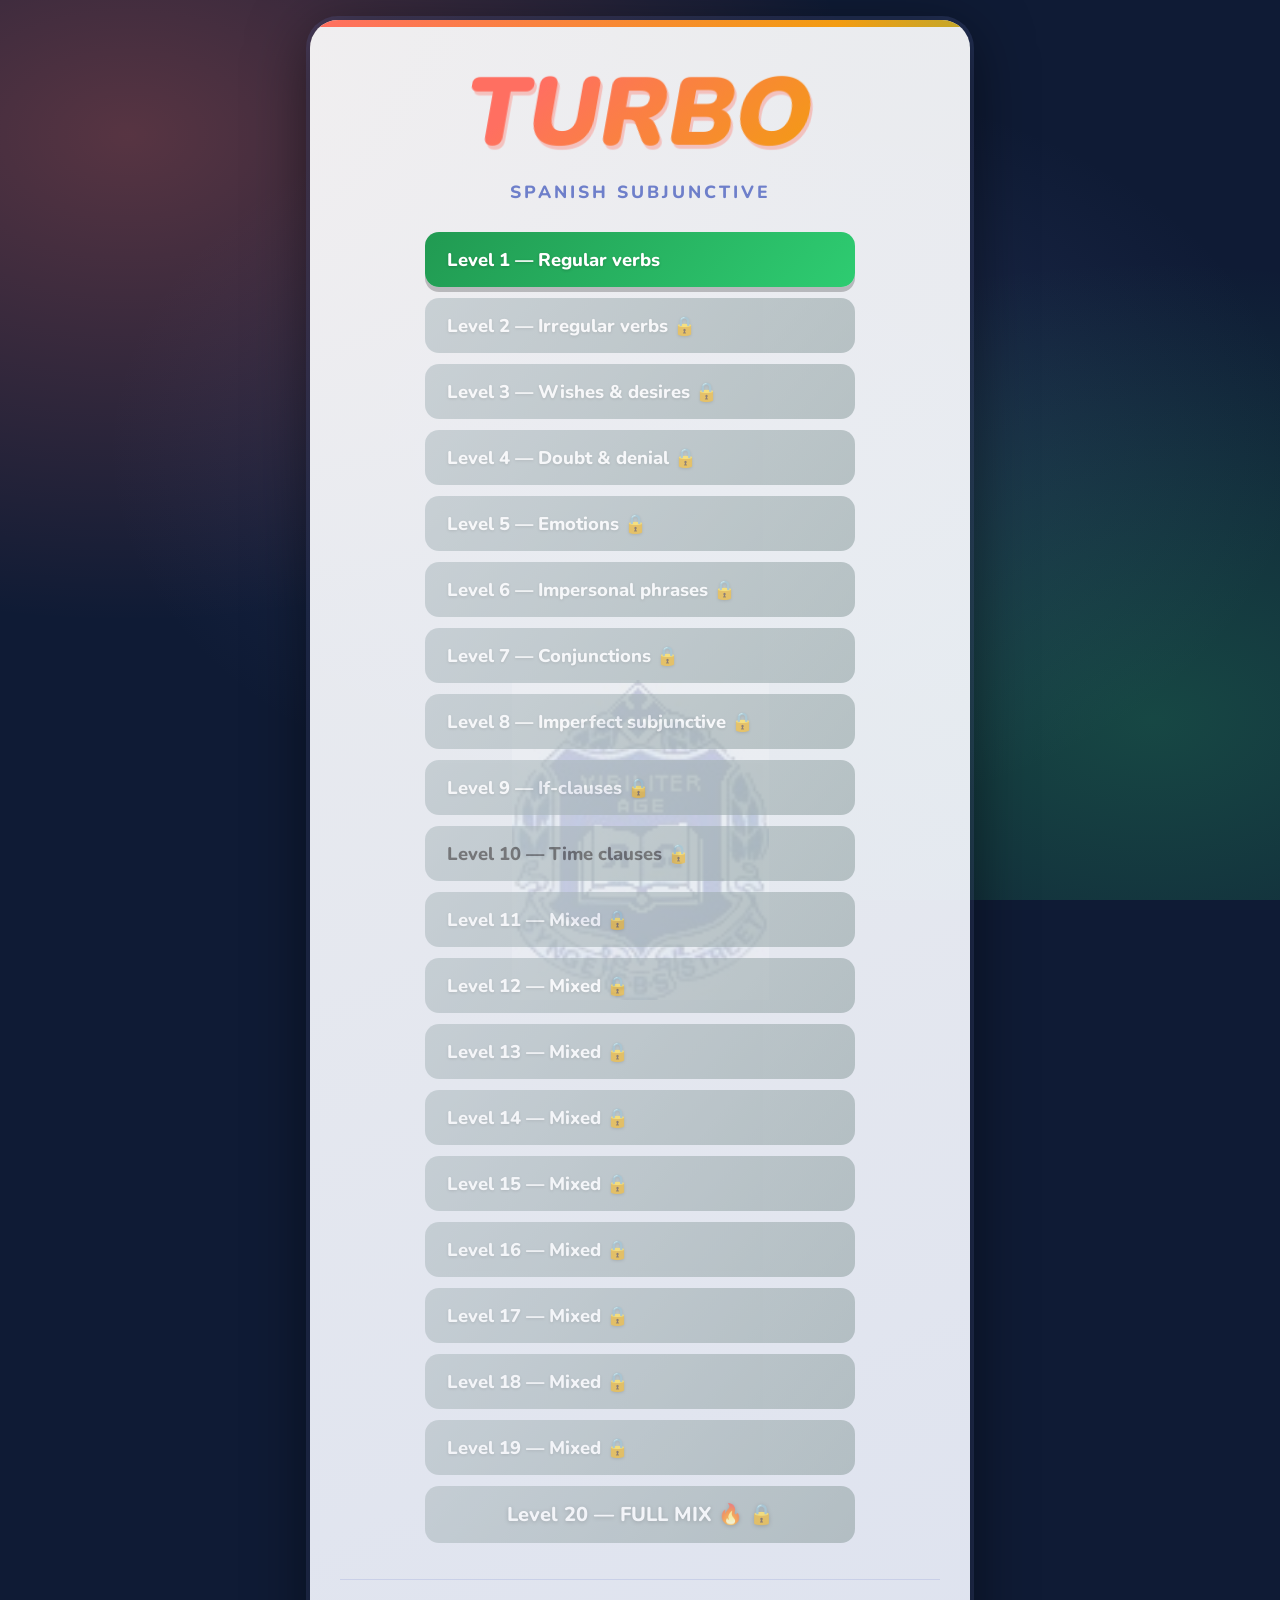
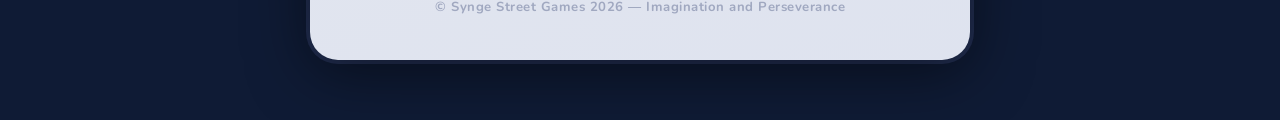
<file: index (8).html>
<!DOCTYPE html>
<html lang="en">
<head>
  <meta charset="UTF-8" />
  <meta name="viewport" content="width=device-width, initial-scale=1.0"/>
  <title>Turbo Subjunctive</title>
  <link rel="preconnect" href="https://fonts.googleapis.com">
  <link href="https://fonts.googleapis.com/css2?family=Nunito:wght@400;700;800;900&display=swap" rel="stylesheet">
  <style>
    body {
      font-family: 'Nunito', Arial, sans-serif;
      margin: 0; padding: 20px 0 60px;
      display: flex; justify-content: center; align-items: flex-start;
      min-height: 100vh;
      background: #0f1b35;
      background-image:
        radial-gradient(ellipse at 10% 15%, rgba(255,111,97,0.3) 0%, transparent 45%),
        radial-gradient(ellipse at 90% 80%, rgba(46,204,113,0.25) 0%, transparent 45%),
        radial-gradient(ellipse at 55% 50%, rgba(110,127,202,0.2) 0%, transparent 60%),
        url("https://cdn.glitch.global/c63a5aa8-d1bd-4a24-9150-634a1dd0277c/background.jpg.jfif?v=1745349118534");
      background-size: auto, auto, auto, 80%;
      background-repeat: no-repeat;
      background-position: center;
      background-attachment: fixed;
    }
    .container {
      text-align: center; width: 100%; max-width: 600px;
      padding: 36px 30px 44px;
      background: linear-gradient(160deg, rgba(255,255,255,0.92) 0%, rgba(240,244,255,0.92) 100%);
      border-radius: 28px;
      box-shadow: 0 12px 60px rgba(0,0,0,0.5), 0 0 0 4px rgba(110,127,202,0.2);
      color: #333; position: relative; overflow: hidden;
    }
    /* Crest watermark */
    .container::after {
      content: '';
      position: absolute;
      top: 50%; left: 50%;
      transform: translate(-50%, -50%);
      width: 320px; height: 320px;
      background-image: url("[data-uri]");
      background-size: contain;
      background-repeat: no-repeat;
      background-position: center;
      opacity: 0.18;
      pointer-events: none;
      z-index: 0;
    }
    /* Everything inside sits above the watermark */
    .container > * { position: relative; z-index: 1; }
    /* Animated rainbow bar across the top */
    .container::before {
      content: ''; position: absolute; top: 0; left: 0; right: 0; height: 7px;
      background: linear-gradient(90deg,#FF6F61,#f39c12,#2ecc71,#6e7fca,#e74c3c,#FF6F61);
      background-size: 400% 100%;
      animation: stripe 5s linear infinite;
      z-index: 2;
    }
    @keyframes stripe { from{background-position:0% 0%} to{background-position:400% 0%} }
    h1 { font-size: 6rem; margin: 10px 0 6px; line-height: 1; }
    h1 span.turbo {
      display: inline-block; font-weight: 900; transform: skewX(-10deg);
      background: linear-gradient(135deg,#FF6F61 20%,#f39c12 100%);
      -webkit-background-clip: text; -webkit-text-fill-color: transparent; background-clip: text;
      filter: drop-shadow(3px 4px 0px rgba(255,111,97,0.35));
      animation: glow 3s ease-in-out infinite alternate;
    }
    @keyframes glow {
      from{filter:drop-shadow(3px 4px 0px rgba(255,111,97,0.3))}
      to{filter:drop-shadow(3px 4px 14px rgba(255,111,97,0.7))}
    }
    .subtitle {
      font-size: 1.1rem; font-weight: 800; color: #6e7fca;
      letter-spacing: 3px; text-transform: uppercase; margin-bottom: 28px;
    }
    #level-list {
      display: flex; flex-direction: column; align-items: center; gap: 11px; margin-top: 16px;
    }
    #level-list button {
      font-family: 'Nunito', Arial, sans-serif;
      font-size: 1.15rem; font-weight: 800; padding: 15px 22px;
      border-radius: 14px; border: none; cursor: pointer;
      width: 92%; max-width: 430px; color: white; text-align: left;
      position: relative; overflow: hidden;
      transition: transform 0.18s, box-shadow 0.18s;
      box-shadow: 0 5px 0 rgba(0,0,0,0.22);
      text-shadow: 0 1px 3px rgba(0,0,0,0.2);
    }
    #level-list button::after {
      content: ''; position: absolute; inset: 0;
      background: linear-gradient(110deg,transparent 30%,rgba(255,255,255,0.22) 50%,transparent 70%);
      transform: translateX(-120%); transition: transform 0.45s ease;
    }
    #level-list button:not(:disabled):hover::after { transform: translateX(120%); }
    #level-list button:not(:disabled):hover { transform: translateY(-3px) scale(1.025); box-shadow: 0 9px 0 rgba(0,0,0,0.22); }
    #level-list button:not(:disabled):active { transform: translateY(3px); box-shadow: 0 2px 0 rgba(0,0,0,0.22); }
    #level-list button:nth-child(1)  { background: linear-gradient(130deg,#219a52,#2ecc71); }
    #level-list button:nth-child(2)  { background: linear-gradient(130deg,#148a72,#1abc9c); }
    #level-list button:nth-child(3)  { background: linear-gradient(130deg,#1a6ca0,#2980b9); }
    #level-list button:nth-child(4)  { background: linear-gradient(130deg,#154a6e,#1f6fa0); }
    #level-list button:nth-child(5)  { background: linear-gradient(130deg,#5a6bbf,#8e44ad); }
    #level-list button:nth-child(6)  { background: linear-gradient(130deg,#6c2e8a,#a569bd); }
    #level-list button:nth-child(7)  { background: linear-gradient(130deg,#a93226,#e74c3c); }
    #level-list button:nth-child(8)  { background: linear-gradient(130deg,#8a3500,#d35400); }
    #level-list button:nth-child(9)  { background: linear-gradient(130deg,#b8690a,#f39c12); }
    #level-list button:nth-child(10) { background: linear-gradient(130deg,#9a7d08,#f1c40f); color:#2c2c2c; text-shadow:none; }
    #level-list button:nth-child(11) { background: linear-gradient(130deg,#1a8a50,#2471a3); }
    #level-list button:nth-child(12) { background: linear-gradient(130deg,#1a6ca0,#7d3c98); }
    #level-list button:nth-child(13) { background: linear-gradient(130deg,#7d3c98,#a93226); }
    #level-list button:nth-child(14) { background: linear-gradient(130deg,#a93226,#b8690a); }
    #level-list button:nth-child(15) { background: linear-gradient(130deg,#b8690a,#1a8a50); }
    #level-list button:nth-child(16) { background: linear-gradient(130deg,#128070,#5a6bbf); }
    #level-list button:nth-child(17) { background: linear-gradient(130deg,#5a6bbf,#a93226); }
    #level-list button:nth-child(18) { background: linear-gradient(130deg,#8a3500,#148a72); }
    #level-list button:nth-child(19) { background: linear-gradient(130deg,#1a6ca0,#8a3500); }
    #level-list button:nth-child(20) {
      background: linear-gradient(90deg,#FF6F61,#f39c12,#2ecc71,#6e7fca,#e74c3c,#FF6F61);
      background-size: 400% 100%; animation: stripe 3.5s linear infinite;
      font-size: 1.25rem; text-align: center; text-shadow: 0 1px 4px rgba(0,0,0,0.3);
    }
    #level-list button:disabled {
      background: linear-gradient(130deg,#b2bec3,#95a5a6) !important;
      animation: none !important; cursor: not-allowed; opacity: 0.6;
      transform: none !important; box-shadow: none !important;
    }
    #game { margin-top: 20px; }
    #timer {
      font-size: 1.55rem; font-weight: 900; color: #2471a3;
      margin-bottom: 22px; padding: 10px 28px;
      background: linear-gradient(135deg,rgba(36,113,163,0.1),rgba(110,127,202,0.13));
      border-radius: 50px; border: 2px solid rgba(110,127,202,0.25); display: inline-block;
    }
    .question-block {
      margin: 12px 0; text-align: left;
      background: linear-gradient(135deg,rgba(110,127,202,0.09),rgba(46,204,113,0.05));
      border-radius: 14px; padding: 13px 18px 16px; border-left: 5px solid #6e7fca;
    }
    .trigger-label {
      font-size: 0.8rem; font-weight: 800; color: #6e7fca; display: block;
      margin-bottom: 5px; text-transform: uppercase; letter-spacing: 1.3px;
    }
    .question-block strong { font-size: 1.15rem; font-weight: 800; color: #1a1a2e; }
    #questions input {
      font-family: 'Nunito', Arial, sans-serif;
      font-size: 1.15rem; font-weight: 700; padding: 10px 16px;
      width: 82%; margin: 10px 0 0 0; display: block;
      border: 2.5px solid #c8d0e8; border-radius: 12px;
      outline: none; background: #fff; color: #222;
      transition: border-color 0.2s, box-shadow 0.2s;
    }
    #questions input:focus { border-color: #6e7fca; box-shadow: 0 0 0 4px rgba(110,127,202,0.18); }
    #questions input::placeholder { color: #b0b8d0; }
    @keyframes shake {
      0%,100%{transform:translateX(0)} 20%,60%{transform:translateX(-7px)} 40%,80%{transform:translateX(7px)}
    }
    #submit, #back-button, .try-again {
      font-family: 'Nunito', Arial, sans-serif;
      font-size: 1.4rem; font-weight: 900; padding: 15px 34px;
      border-radius: 16px; border: none; cursor: pointer; margin: 10px 8px;
      color: white; box-shadow: 0 5px 0 rgba(0,0,0,0.2);
      transition: transform 0.15s, box-shadow 0.15s; text-shadow: 0 1px 3px rgba(0,0,0,0.15);
    }
    #submit      { background: linear-gradient(135deg,#f39c12,#e67e22); }
    .try-again   { background: linear-gradient(135deg,#27ae60,#1e8449); }
    #back-button { background: linear-gradient(135deg,#6e7fca,#5260b0); }
    #submit:hover,.try-again:hover,#back-button:hover { transform:translateY(-3px); box-shadow:0 8px 0 rgba(0,0,0,0.2); }
    #submit:active,.try-again:active,#back-button:active { transform:translateY(3px); box-shadow:0 2px 0 rgba(0,0,0,0.2); }
    #results { margin-top: 24px; font-size: 1.15rem; }
    #results h3 {
      font-size: 2rem; font-weight: 900;
      background: linear-gradient(135deg,#FF6F61,#f39c12);
      -webkit-background-clip: text; -webkit-text-fill-color: transparent; background-clip: text;
      margin-bottom: 10px;
    }
    #results p { margin: 6px 0; }
    #results h4 { margin: 18px 0 8px; font-size: 0.95rem; font-weight: 800; color: #6e7fca; text-transform: uppercase; letter-spacing: 1.5px; }
    .perfect-celebration {
      font-size: 2.8rem; font-weight: 900;
      animation: celebrate 1s ease-in-out infinite alternate;
      margin-bottom: 20px; text-shadow: 0 2px 18px rgba(255,200,0,0.55);
    }
    @keyframes celebrate {
      0%{transform:scale(1) rotate(0deg);color:gold}
      50%{transform:scale(1.3) rotate(10deg);color:orange}
      100%{transform:scale(1) rotate(0deg);color:gold}
    }
    /* Footer */
    footer {
      margin-top: 36px;
      padding-top: 18px;
      border-top: 1px solid rgba(110,127,202,0.2);
      font-size: 0.82rem;
      font-weight: 700;
      color: #a0a8c0;
      letter-spacing: 0.5px;
    }
  </style>
</head>
<body>
  <div class="container">
    <h1><span class="turbo">TURBO</span></h1>
    <p class="subtitle">Spanish Subjunctive</p>
    <div id="level-list"></div>
    <div id="game" style="display:none;">
      <div id="timer">Time: 0s</div>
      <div id="questions"></div>
      <button id="submit">Check Answers</button>
      <div id="results"></div>
    </div>
    <footer>© Synge Street Games 2026 &mdash; Imagination and Perseverance</footer>
  </div>
  <script>
const LEVEL_DATA={1:[{trigger:"Present subjunctive — regular",en:"that I speak",es:"que hable"},{trigger:"Present subjunctive — regular",en:"that you speak",es:"que hables"},{trigger:"Present subjunctive — regular",en:"that he speaks",es:"que hable"},{trigger:"Present subjunctive — regular",en:"that we speak",es:"que hablemos"},{trigger:"Present subjunctive — regular",en:"that they speak",es:"que hablen"},{trigger:"Present subjunctive — regular",en:"that I eat",es:"que coma"},{trigger:"Present subjunctive — regular",en:"that you eat",es:"que comas"},{trigger:"Present subjunctive — regular",en:"that he eats",es:"que coma"},{trigger:"Present subjunctive — regular",en:"that we eat",es:"que comamos"},{trigger:"Present subjunctive — regular",en:"that they eat",es:"que coman"},{trigger:"Present subjunctive — regular",en:"that I live",es:"que viva"},{trigger:"Present subjunctive — regular",en:"that you live",es:"que vivas"},{trigger:"Present subjunctive — regular",en:"that he lives",es:"que viva"},{trigger:"Present subjunctive — regular",en:"that we live",es:"que vivamos"},{trigger:"Present subjunctive — regular",en:"that they live",es:"que vivan"}],2:[{trigger:"Irregular subjunctive",en:"that I am (ser)",es:"que sea"},{trigger:"Irregular subjunctive",en:"that you are (ser)",es:"que seas"},{trigger:"Irregular subjunctive",en:"that he is (ser)",es:"que sea"},{trigger:"Irregular subjunctive",en:"that we are (ser)",es:"que seamos"},{trigger:"Irregular subjunctive",en:"that they are (ser)",es:"que sean"},{trigger:"Irregular subjunctive",en:"that I have",es:"que tenga"},{trigger:"Irregular subjunctive",en:"that you have",es:"que tengas"},{trigger:"Irregular subjunctive",en:"that he has",es:"que tenga"},{trigger:"Irregular subjunctive",en:"that we have",es:"que tengamos"},{trigger:"Irregular subjunctive",en:"that they have",es:"que tengan"},{trigger:"Irregular subjunctive",en:"that I go",es:"que vaya"},{trigger:"Irregular subjunctive",en:"that you go",es:"que vayas"},{trigger:"Irregular subjunctive",en:"that he goes",es:"que vaya"},{trigger:"Irregular subjunctive",en:"that we go",es:"que vayamos"},{trigger:"Irregular subjunctive",en:"that they go",es:"que vayan"}],3:[{trigger:"Wishes — quiero que…",en:"I want you to study",es:"quiero que estudies"},{trigger:"Wishes — quiero que…",en:"I want him to come",es:"quiero que venga"},{trigger:"Wishes — quiero que…",en:"I want them to listen",es:"quiero que escuchen"},{trigger:"Wishes — quiero que…",en:"I want her to be happy",es:"quiero que sea feliz"},{trigger:"Wishes — quiero que…",en:"I want you to speak Spanish",es:"quiero que hables español"},{trigger:"Wishes — espero que…",en:"I hope you pass",es:"espero que apruebes"},{trigger:"Wishes — espero que…",en:"I hope it goes well",es:"espero que vaya bien"},{trigger:"Wishes — espero que…",en:"I hope she is OK",es:"espero que esté bien"},{trigger:"Wishes — espero que…",en:"I hope we win",es:"espero que ganemos"},{trigger:"Wishes — espero que…",en:"I hope they arrive on time",es:"espero que lleguen a tiempo"},{trigger:"Wishes — ojalá…",en:"I wish it would rain",es:"ojalá llueva"},{trigger:"Wishes — ojalá…",en:"I wish he would call",es:"ojalá llame"},{trigger:"Wishes — ojalá…",en:"I wish she could come",es:"ojalá pueda venir"},{trigger:"Wishes — ojalá…",en:"I wish we had time",es:"ojalá tengamos tiempo"},{trigger:"Wishes — ojalá…",en:"I wish they were here",es:"ojalá estén aquí"}],4:[{trigger:"Doubt — dudo que…",en:"I doubt he comes",es:"dudo que venga"},{trigger:"Doubt — dudo que…",en:"I doubt she knows",es:"dudo que sepa"},{trigger:"Doubt — dudo que…",en:"I doubt it is true",es:"dudo que sea verdad"},{trigger:"Doubt — dudo que…",en:"I doubt they understand",es:"dudo que entiendan"},{trigger:"Doubt — dudo que…",en:"I doubt you can do it",es:"dudo que puedas hacerlo"},{trigger:"Doubt — no creo que…",en:"I don't think he is right",es:"no creo que tenga razón"},{trigger:"Doubt — no creo que…",en:"I don't think she will come",es:"no creo que venga"},{trigger:"Doubt — no creo que…",en:"I don't think it is easy",es:"no creo que sea fácil"},{trigger:"Doubt — no creo que…",en:"I don't think they know",es:"no creo que sepan"},{trigger:"Doubt — no creo que…",en:"I don't think we can win",es:"no creo que podamos ganar"},{trigger:"Denial — no es verdad que…",en:"It's not true that he works",es:"no es verdad que trabaje"},{trigger:"Denial — no es verdad que…",en:"It's not true that she studies",es:"no es verdad que estudie"},{trigger:"Denial — no es cierto que…",en:"It's not certain that I go",es:"no es cierto que vaya"},{trigger:"Denial — no es cierto que…",en:"It's not certain that we win",es:"no es cierto que ganemos"},{trigger:"Denial — no es cierto que…",en:"It's not certain that they know",es:"no es cierto que sepan"}],5:[{trigger:"Emotion — me alegra que…",en:"I'm glad you came",es:"me alegra que hayas venido"},{trigger:"Emotion — me alegra que…",en:"I'm glad he passed",es:"me alegra que haya aprobado"},{trigger:"Emotion — me alegra que…",en:"I'm glad we won",es:"me alegra que hayamos ganado"},{trigger:"Emotion — es una pena que…",en:"It's a shame she can't come",es:"es una pena que no pueda venir"},{trigger:"Emotion — es una pena que…",en:"It's a shame you are leaving",es:"es una pena que te vayas"},{trigger:"Emotion — es una pena que…",en:"It's a shame they don't know",es:"es una pena que no sepan"},{trigger:"Emotion — me sorprende que…",en:"I'm surprised he is here",es:"me sorprende que esté aquí"},{trigger:"Emotion — me sorprende que…",en:"I'm surprised you passed",es:"me sorprende que hayas aprobado"},{trigger:"Emotion — me sorprende que…",en:"I'm surprised they agreed",es:"me sorprende que hayan aceptado"},{trigger:"Emotion — temo que…",en:"I fear he is wrong",es:"temo que esté equivocado"},{trigger:"Emotion — temo que…",en:"I fear she won't come",es:"temo que no venga"},{trigger:"Emotion — temo que…",en:"I fear it is too late",es:"temo que sea demasiado tarde"},{trigger:"Emotion — me molesta que…",en:"It bothers me that he lies",es:"me molesta que mienta"},{trigger:"Emotion — me molesta que…",en:"It bothers me that she shouts",es:"me molesta que grite"},{trigger:"Emotion — me molesta que…",en:"It bothers me that they are late",es:"me molesta que lleguen tarde"}],6:[{trigger:"Impersonal — es importante que…",en:"It's important that you study",es:"es importante que estudies"},{trigger:"Impersonal — es importante que…",en:"It's important that he listens",es:"es importante que escuche"},{trigger:"Impersonal — es importante que…",en:"It's important that we try",es:"es importante que intentemos"},{trigger:"Impersonal — es necesario que…",en:"It's necessary that you come",es:"es necesario que vengas"},{trigger:"Impersonal — es necesario que…",en:"It's necessary that she rests",es:"es necesario que descanse"},{trigger:"Impersonal — es necesario que…",en:"It's necessary that they pay",es:"es necesario que paguen"},{trigger:"Impersonal — es posible que…",en:"It's possible that he comes",es:"es posible que venga"},{trigger:"Impersonal — es posible que…",en:"It's possible that we are wrong",es:"es posible que estemos equivocados"},{trigger:"Impersonal — es posible que…",en:"It's possible that they know",es:"es posible que sepan"},{trigger:"Impersonal — es bueno que…",en:"It's good that you are here",es:"es bueno que estés aquí"},{trigger:"Impersonal — es bueno que…",en:"It's good that she eats well",es:"es bueno que coma bien"},{trigger:"Impersonal — es bueno que…",en:"It's good that we practise",es:"es bueno que practiquemos"},{trigger:"Impersonal — es malo que…",en:"It's bad that he smokes",es:"es malo que fume"},{trigger:"Impersonal — es malo que…",en:"It's bad that they argue",es:"es malo que discutan"},{trigger:"Impersonal — es mejor que…",en:"It's better that you rest",es:"es mejor que descanses"}],7:[{trigger:"Conjunction — para que…",en:"I explain it so that you understand",es:"lo explico para que entiendas"},{trigger:"Conjunction — para que…",en:"She calls so that he comes",es:"llama para que venga"},{trigger:"Conjunction — para que…",en:"We study so that we pass",es:"estudiamos para que aprobemos"},{trigger:"Conjunction — antes de que…",en:"before you leave",es:"antes de que te vayas"},{trigger:"Conjunction — antes de que…",en:"before he arrives",es:"antes de que llegue"},{trigger:"Conjunction — antes de que…",en:"before they find out",es:"antes de que se enteren"},{trigger:"Conjunction — sin que…",en:"without him knowing",es:"sin que lo sepa"},{trigger:"Conjunction — sin que…",en:"without her seeing it",es:"sin que lo vea"},{trigger:"Conjunction — sin que…",en:"without them saying anything",es:"sin que digan nada"},{trigger:"Conjunction — a menos que…",en:"unless you study",es:"a menos que estudies"},{trigger:"Conjunction — a menos que…",en:"unless he helps",es:"a menos que ayude"},{trigger:"Conjunction — con tal de que…",en:"provided that you come",es:"con tal de que vengas"},{trigger:"Conjunction — en caso de que…",en:"in case it rains",es:"en caso de que llueva"},{trigger:"Conjunction — aunque…",en:"even if he is tired",es:"aunque esté cansado"},{trigger:"Conjunction — aunque…",en:"even if it is difficult",es:"aunque sea difícil"}],8:[{trigger:"Imperfect subjunctive",en:"that I spoke",es:"que hablara"},{trigger:"Imperfect subjunctive",en:"that you spoke",es:"que hablaras"},{trigger:"Imperfect subjunctive",en:"that he spoke",es:"que hablara"},{trigger:"Imperfect subjunctive",en:"that we spoke",es:"que habláramos"},{trigger:"Imperfect subjunctive",en:"that they spoke",es:"que hablaran"},{trigger:"Imperfect subjunctive",en:"that I had (tener)",es:"que tuviera"},{trigger:"Imperfect subjunctive",en:"that you had",es:"que tuvieras"},{trigger:"Imperfect subjunctive",en:"that he had",es:"que tuviera"},{trigger:"Imperfect subjunctive",en:"that we had",es:"que tuviéramos"},{trigger:"Imperfect subjunctive",en:"that they had",es:"que tuvieran"},{trigger:"Imperfect subjunctive",en:"that I were (ser)",es:"que fuera"},{trigger:"Imperfect subjunctive",en:"that you were",es:"que fueras"},{trigger:"Imperfect subjunctive",en:"that he were",es:"que fuera"},{trigger:"Imperfect subjunctive",en:"that we were",es:"que fuéramos"},{trigger:"Imperfect subjunctive",en:"that they were",es:"que fueran"}],9:[{trigger:"If-clause — si…",en:"If I had money, I would buy it",es:"si tuviera dinero, lo compraría"},{trigger:"If-clause — si…",en:"If she studied, she would pass",es:"si estudiara, aprobaría"},{trigger:"If-clause — si…",en:"If we could, we would go",es:"si pudiéramos, iríamos"},{trigger:"If-clause — si…",en:"If he were here, he would help",es:"si estuviera aquí, ayudaría"},{trigger:"If-clause — si…",en:"If they knew, they would tell us",es:"si supieran, nos lo dirían"},{trigger:"If-clause — si…",en:"If I were you, I would go",es:"si fuera tú, iría"},{trigger:"If-clause — si…",en:"If she had time, she would call",es:"si tuviera tiempo, llamaría"},{trigger:"If-clause — si…",en:"If he worked harder, he would succeed",es:"si trabajara más, tendría éxito"},{trigger:"If-clause — si…",en:"If we tried, we could do it",es:"si lo intentáramos, podríamos hacerlo"},{trigger:"If-clause — si…",en:"If it rained, we would stay",es:"si lloviera, nos quedaríamos"},{trigger:"If-clause — si…",en:"If I spoke Spanish, I would live there",es:"si hablara español, viviría allí"},{trigger:"If-clause — si…",en:"If you came, I would be happy",es:"si vinieras, estaría feliz"},{trigger:"If-clause — si…",en:"If she could, she would help",es:"si pudiera, ayudaría"},{trigger:"If-clause — si…",en:"If they were quiet, we could think",es:"si estuvieran callados, podríamos pensar"},{trigger:"If-clause — si…",en:"If I knew the answer, I would say it",es:"si supiera la respuesta, la diría"}],10:[{trigger:"Time clause — cuando…",en:"when you arrive, call me",es:"cuando llegues, llámame"},{trigger:"Time clause — cuando…",en:"when he finishes, we will eat",es:"cuando termine, comeremos"},{trigger:"Time clause — cuando…",en:"when she comes back, tell her",es:"cuando vuelva, díselo"},{trigger:"Time clause — cuando…",en:"when they are ready, we will leave",es:"cuando estén listos, nos iremos"},{trigger:"Time clause — cuando…",en:"when I have money, I will travel",es:"cuando tenga dinero, viajaré"},{trigger:"Time clause — en cuanto…",en:"as soon as you know, tell me",es:"en cuanto sepas, dímelo"},{trigger:"Time clause — en cuanto…",en:"as soon as he arrives, we start",es:"en cuanto llegue, empezamos"},{trigger:"Time clause — en cuanto…",en:"as soon as she leaves, I will call",es:"en cuanto se vaya, llamaré"},{trigger:"Time clause — hasta que…",en:"until you understand",es:"hasta que entiendas"},{trigger:"Time clause — hasta que…",en:"until he is better",es:"hasta que esté mejor"},{trigger:"Time clause — hasta que…",en:"until they come back",es:"hasta que vuelvan"},{trigger:"Time clause — después de que…",en:"after you finish",es:"después de que termines"},{trigger:"Time clause — después de que…",en:"after he eats",es:"después de que coma"},{trigger:"Time clause — después de que…",en:"after she arrives",es:"después de que llegue"},{trigger:"Time clause — después de que…",en:"after they decide",es:"después de que decidan"}]};
const ALL_ITEMS=Object.values(LEVEL_DATA).flat();
for(let i=11;i<=20;i++)LEVEL_DATA[i]=null;
const LEVEL_LABELS={1:"Level 1 — Regular verbs",2:"Level 2 — Irregular verbs",3:"Level 3 — Wishes & desires",4:"Level 4 — Doubt & denial",5:"Level 5 — Emotions",6:"Level 6 — Impersonal phrases",7:"Level 7 — Conjunctions",8:"Level 8 — Imperfect subjunctive",9:"Level 9 — If-clauses",10:"Level 10 — Time clauses",11:"Level 11 — Mixed",12:"Level 12 — Mixed",13:"Level 13 — Mixed",14:"Level 14 — Mixed",15:"Level 15 — Mixed",16:"Level 16 — Mixed",17:"Level 17 — Mixed",18:"Level 18 — Mixed",19:"Level 19 — Mixed",20:"Level 20 — FULL MIX 🔥"};
let currentLevel=1,unlockedLevels=1,gameVerbs=[],startTime,timerInterval;
const levelList=document.getElementById("level-list"),gameContainer=document.getElementById("game"),questionsContainer=document.getElementById("questions"),resultsContainer=document.getElementById("results");
renderLevels();
function renderLevels(){levelList.style.display="flex";gameContainer.style.display="none";levelList.innerHTML="";for(let i=1;i<=20;i++){const btn=document.createElement("button");const best=localStorage.getItem("bestTime_Subjunctive_Level"+i);const locked=i>unlockedLevels;btn.textContent=locked?LEVEL_LABELS[i]+" 🔒":LEVEL_LABELS[i]+(best?"  ·  Best: "+best+"s":"");btn.disabled=locked;btn.addEventListener("click",()=>startGame(i));levelList.appendChild(btn);}}
function startGame(level){currentLevel=level;const pool=shuffleArray(LEVEL_DATA[level]?[...LEVEL_DATA[level]]:[...ALL_ITEMS]);gameVerbs=pool.slice(0,10);levelList.style.display="none";gameContainer.style.display="block";questionsContainer.innerHTML="";resultsContainer.innerHTML="";gameVerbs.forEach(item=>{const div=document.createElement("div");div.className="question-block";div.innerHTML='<span class="trigger-label">'+item.trigger+'</span><strong>'+item.en+'</strong><input type="text" data-answer="'+item.es+'" autocomplete="off" autocorrect="off" spellcheck="false" placeholder="type in Spanish…">';questionsContainer.appendChild(div);});const inputs=questionsContainer.querySelectorAll("input");inputs.forEach((input,idx)=>{input.addEventListener("keydown",e=>{if(e.key==="Enter"){if(idx<inputs.length-1)inputs[idx+1].focus();else document.getElementById("submit").click();}});});if(inputs[0])inputs[0].focus();startTimer();}
function shuffleArray(arr){for(let i=arr.length-1;i>0;i--){const j=Math.floor(Math.random()*(i+1));[arr[i],arr[j]]=[arr[j],arr[i]];}return arr;}
function startTimer(){startTime=Date.now();timerInterval=setInterval(()=>{document.getElementById("timer").textContent="Time: "+Math.floor((Date.now()-startTime)/1000)+"s";},1000);}
function stopTimer(){clearInterval(timerInterval);}
const normalize=s=>s.trim().toLowerCase().normalize("NFD").replace(/[\u0300-\u036f]/g,"");
document.getElementById("submit").addEventListener("click",()=>{stopTimer();const elapsed=Math.floor((Date.now()-startTime)/1000);let penalty=0,correct=0;document.querySelectorAll("#questions input").forEach(input=>{if(normalize(input.value)===normalize(input.dataset.answer)){correct++;input.style.border="2.5px solid #27ae60";input.style.background="#f0fff6";}else{penalty+=30;input.style.border="2.5px solid #e74c3c";input.style.background="#fff5f5";input.style.animation="shake 0.4s ease";}});const totalTime=elapsed+penalty;resultsContainer.innerHTML="<h3>Game Over!</h3><p>Correct: <strong>"+correct+"/10</strong></p><p>Time: "+elapsed+"s + Penalty: "+penalty+"s = <strong>"+totalTime+"s</strong></p><h4>Feedback:</h4>";document.querySelectorAll("#questions input").forEach(input=>{if(normalize(input.value)!==normalize(input.dataset.answer)){const p=document.createElement("p");p.innerHTML="<strong>"+input.closest(".question-block").querySelector("strong").textContent+"</strong> → Correct: <span style='color:#27ae60;font-weight:800'>"+input.dataset.answer+"</span> | Yours: <span style='color:#e74c3c;font-weight:700'>"+(input.value.trim()||"(blank)")+"</span>";resultsContainer.appendChild(p);}});const bestKey="bestTime_Subjunctive_Level"+currentLevel;const saved=localStorage.getItem(bestKey);if(!saved||totalTime<parseInt(saved))localStorage.setItem(bestKey,totalTime);if(totalTime<=levelUnlockTime(currentLevel)&&unlockedLevels<currentLevel+1&&currentLevel<20){unlockedLevels=currentLevel+1;const u=document.createElement("p");u.style.color="#2471a3";u.style.fontWeight="800";u.style.fontSize="1.2rem";u.innerHTML="🔓 <strong>"+LEVEL_LABELS[currentLevel+1]+" Unlocked!</strong>";resultsContainer.appendChild(u);}if(correct===10){const cel=document.createElement("div");cel.className="perfect-celebration";cel.textContent="🎉 PERFECT GAME! 🎉";resultsContainer.prepend(cel);setTimeout(()=>cel.remove(),5000);}const tryBtn=document.createElement("button");tryBtn.textContent="Try Again";tryBtn.className="try-again";tryBtn.onclick=()=>startGame(currentLevel);resultsContainer.appendChild(tryBtn);const backBtn=document.createElement("button");backBtn.textContent="Back to Levels";backBtn.id="back-button";backBtn.onclick=()=>renderLevels();resultsContainer.appendChild(backBtn);});
function levelUnlockTime(level){return 200+(level-1)*10;}
  </script>
</body>
</html>
</file>
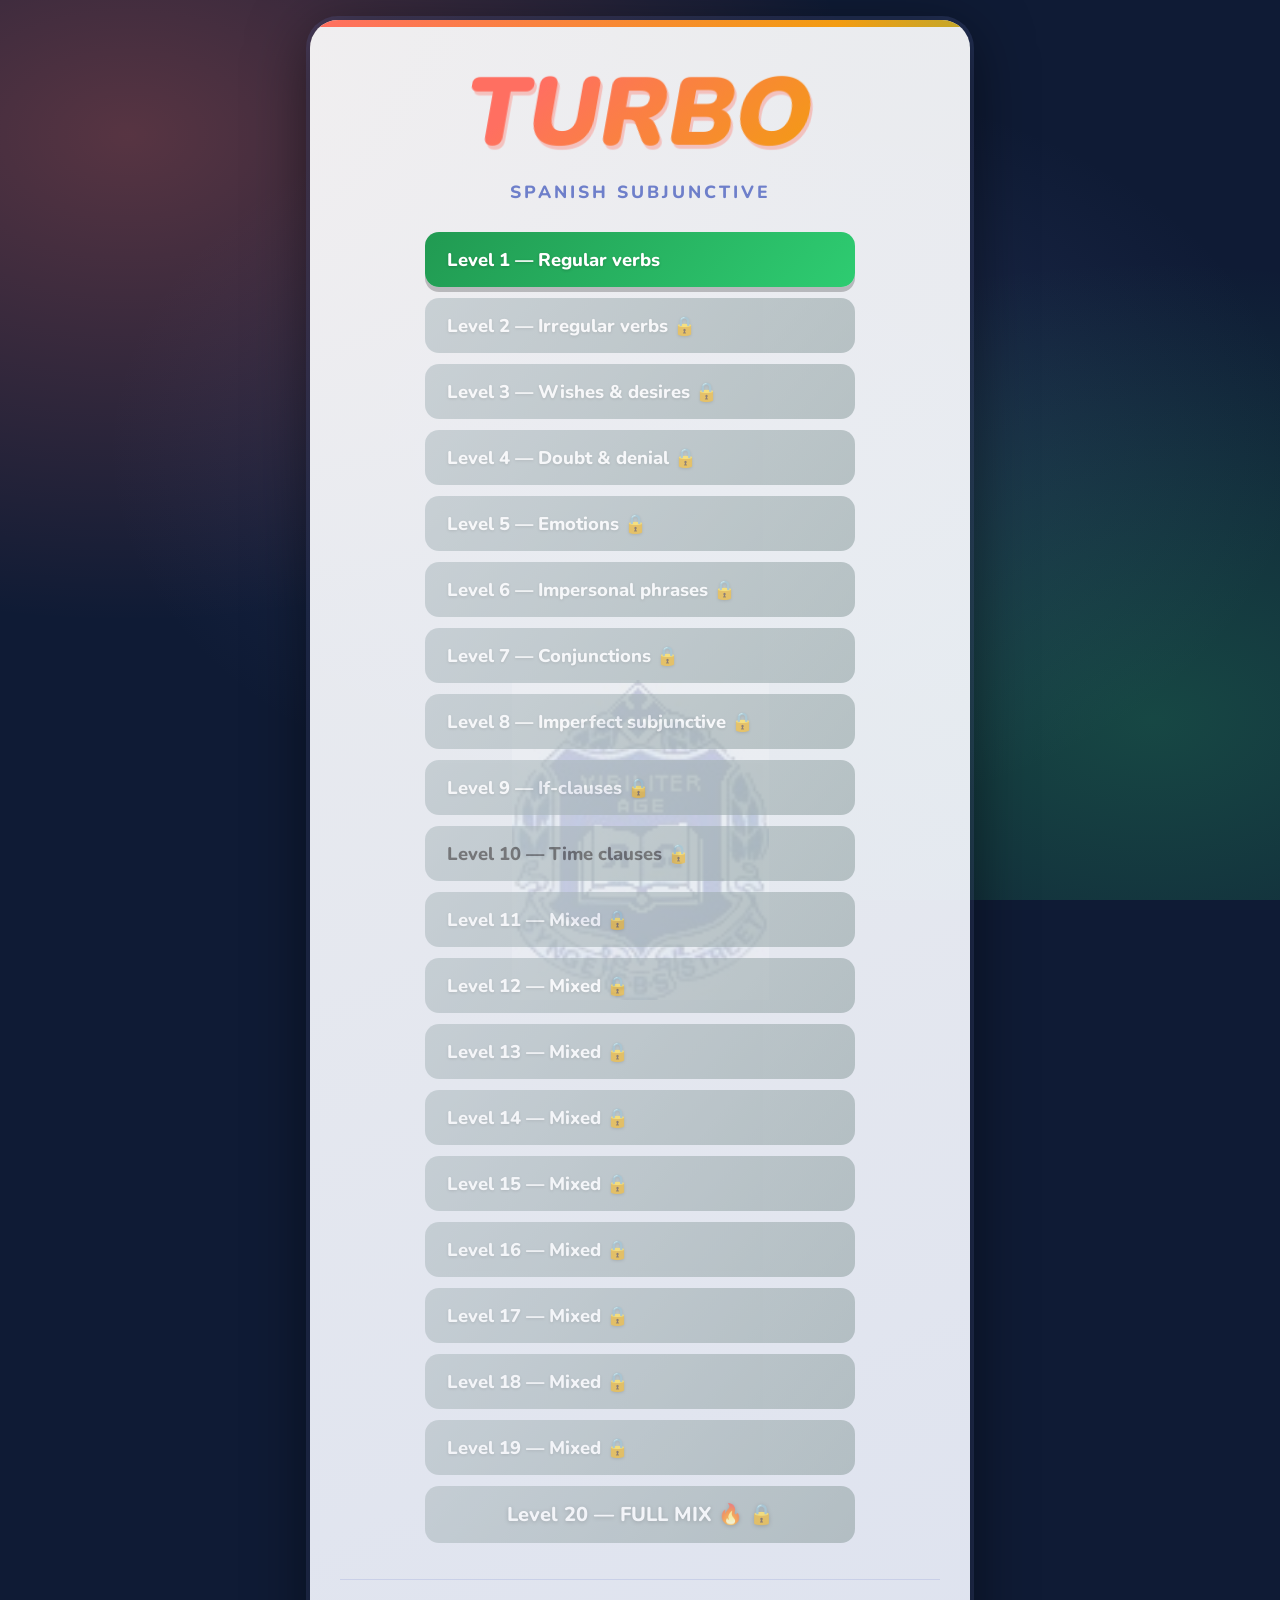
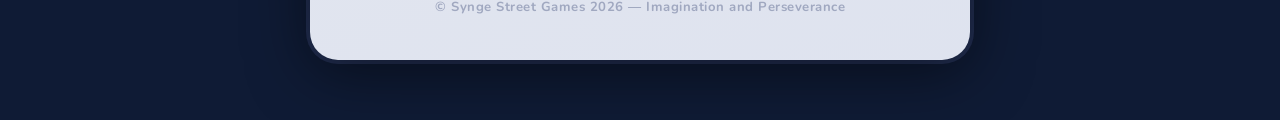
<file: index (9).html>
<!DOCTYPE html>
<html lang="en">
<head>
  <meta charset="UTF-8" />
  <meta name="viewport" content="width=device-width, initial-scale=1.0"/>
  <title>Turbo Subjunctive</title>
  <link rel="preconnect" href="https://fonts.googleapis.com">
  <link href="https://fonts.googleapis.com/css2?family=Nunito:wght@400;700;800;900&display=swap" rel="stylesheet">
  <style>
    body {
      font-family: 'Nunito', Arial, sans-serif;
      margin: 0; padding: 20px 0 60px;
      display: flex; justify-content: center; align-items: flex-start;
      min-height: 100vh;
      background: #0f1b35;
      background-image:
        radial-gradient(ellipse at 10% 15%, rgba(255,111,97,0.3) 0%, transparent 45%),
        radial-gradient(ellipse at 90% 80%, rgba(46,204,113,0.25) 0%, transparent 45%),
        radial-gradient(ellipse at 55% 50%, rgba(110,127,202,0.2) 0%, transparent 60%),
        url("https://cdn.glitch.global/c63a5aa8-d1bd-4a24-9150-634a1dd0277c/background.jpg.jfif?v=1745349118534");
      background-size: auto, auto, auto, 80%;
      background-repeat: no-repeat;
      background-position: center;
      background-attachment: fixed;
    }
    .container {
      text-align: center; width: 100%; max-width: 600px;
      padding: 36px 30px 44px;
      background: linear-gradient(160deg, rgba(255,255,255,0.92) 0%, rgba(240,244,255,0.92) 100%);
      border-radius: 28px;
      box-shadow: 0 12px 60px rgba(0,0,0,0.5), 0 0 0 4px rgba(110,127,202,0.2);
      color: #333; position: relative; overflow: hidden;
    }
    /* Crest watermark */
    .container::after {
      content: '';
      position: absolute;
      top: 50%; left: 50%;
      transform: translate(-50%, -50%);
      width: 320px; height: 320px;
      background-image: url("[data-uri]");
      background-size: contain;
      background-repeat: no-repeat;
      background-position: center;
      opacity: 0.18;
      pointer-events: none;
      z-index: 0;
    }
    /* Everything inside sits above the watermark */
    .container > * { position: relative; z-index: 1; }
    /* Animated rainbow bar across the top */
    .container::before {
      content: ''; position: absolute; top: 0; left: 0; right: 0; height: 7px;
      background: linear-gradient(90deg,#FF6F61,#f39c12,#2ecc71,#6e7fca,#e74c3c,#FF6F61);
      background-size: 400% 100%;
      animation: stripe 5s linear infinite;
      z-index: 2;
    }
    @keyframes stripe { from{background-position:0% 0%} to{background-position:400% 0%} }
    h1 { font-size: 6rem; margin: 10px 0 6px; line-height: 1; }
    h1 span.turbo {
      display: inline-block; font-weight: 900; transform: skewX(-10deg);
      background: linear-gradient(135deg,#FF6F61 20%,#f39c12 100%);
      -webkit-background-clip: text; -webkit-text-fill-color: transparent; background-clip: text;
      filter: drop-shadow(3px 4px 0px rgba(255,111,97,0.35));
      animation: glow 3s ease-in-out infinite alternate;
    }
    @keyframes glow {
      from{filter:drop-shadow(3px 4px 0px rgba(255,111,97,0.3))}
      to{filter:drop-shadow(3px 4px 14px rgba(255,111,97,0.7))}
    }
    .subtitle {
      font-size: 1.1rem; font-weight: 800; color: #6e7fca;
      letter-spacing: 3px; text-transform: uppercase; margin-bottom: 28px;
    }
    #level-list {
      display: flex; flex-direction: column; align-items: center; gap: 11px; margin-top: 16px;
    }
    #level-list button {
      font-family: 'Nunito', Arial, sans-serif;
      font-size: 1.15rem; font-weight: 800; padding: 15px 22px;
      border-radius: 14px; border: none; cursor: pointer;
      width: 92%; max-width: 430px; color: white; text-align: left;
      position: relative; overflow: hidden;
      transition: transform 0.18s, box-shadow 0.18s;
      box-shadow: 0 5px 0 rgba(0,0,0,0.22);
      text-shadow: 0 1px 3px rgba(0,0,0,0.2);
    }
    #level-list button::after {
      content: ''; position: absolute; inset: 0;
      background: linear-gradient(110deg,transparent 30%,rgba(255,255,255,0.22) 50%,transparent 70%);
      transform: translateX(-120%); transition: transform 0.45s ease;
    }
    #level-list button:not(:disabled):hover::after { transform: translateX(120%); }
    #level-list button:not(:disabled):hover { transform: translateY(-3px) scale(1.025); box-shadow: 0 9px 0 rgba(0,0,0,0.22); }
    #level-list button:not(:disabled):active { transform: translateY(3px); box-shadow: 0 2px 0 rgba(0,0,0,0.22); }
    #level-list button:nth-child(1)  { background: linear-gradient(130deg,#219a52,#2ecc71); }
    #level-list button:nth-child(2)  { background: linear-gradient(130deg,#148a72,#1abc9c); }
    #level-list button:nth-child(3)  { background: linear-gradient(130deg,#1a6ca0,#2980b9); }
    #level-list button:nth-child(4)  { background: linear-gradient(130deg,#154a6e,#1f6fa0); }
    #level-list button:nth-child(5)  { background: linear-gradient(130deg,#5a6bbf,#8e44ad); }
    #level-list button:nth-child(6)  { background: linear-gradient(130deg,#6c2e8a,#a569bd); }
    #level-list button:nth-child(7)  { background: linear-gradient(130deg,#a93226,#e74c3c); }
    #level-list button:nth-child(8)  { background: linear-gradient(130deg,#8a3500,#d35400); }
    #level-list button:nth-child(9)  { background: linear-gradient(130deg,#b8690a,#f39c12); }
    #level-list button:nth-child(10) { background: linear-gradient(130deg,#9a7d08,#f1c40f); color:#2c2c2c; text-shadow:none; }
    #level-list button:nth-child(11) { background: linear-gradient(130deg,#1a8a50,#2471a3); }
    #level-list button:nth-child(12) { background: linear-gradient(130deg,#1a6ca0,#7d3c98); }
    #level-list button:nth-child(13) { background: linear-gradient(130deg,#7d3c98,#a93226); }
    #level-list button:nth-child(14) { background: linear-gradient(130deg,#a93226,#b8690a); }
    #level-list button:nth-child(15) { background: linear-gradient(130deg,#b8690a,#1a8a50); }
    #level-list button:nth-child(16) { background: linear-gradient(130deg,#128070,#5a6bbf); }
    #level-list button:nth-child(17) { background: linear-gradient(130deg,#5a6bbf,#a93226); }
    #level-list button:nth-child(18) { background: linear-gradient(130deg,#8a3500,#148a72); }
    #level-list button:nth-child(19) { background: linear-gradient(130deg,#1a6ca0,#8a3500); }
    #level-list button:nth-child(20) {
      background: linear-gradient(90deg,#FF6F61,#f39c12,#2ecc71,#6e7fca,#e74c3c,#FF6F61);
      background-size: 400% 100%; animation: stripe 3.5s linear infinite;
      font-size: 1.25rem; text-align: center; text-shadow: 0 1px 4px rgba(0,0,0,0.3);
    }
    #level-list button:disabled {
      background: linear-gradient(130deg,#b2bec3,#95a5a6) !important;
      animation: none !important; cursor: not-allowed; opacity: 0.6;
      transform: none !important; box-shadow: none !important;
    }
    #game { margin-top: 20px; }
    #timer {
      font-size: 1.55rem; font-weight: 900; color: #2471a3;
      margin-bottom: 22px; padding: 10px 28px;
      background: linear-gradient(135deg,rgba(36,113,163,0.1),rgba(110,127,202,0.13));
      border-radius: 50px; border: 2px solid rgba(110,127,202,0.25); display: inline-block;
    }
    .question-block {
      margin: 12px 0; text-align: left;
      background: linear-gradient(135deg,rgba(110,127,202,0.09),rgba(46,204,113,0.05));
      border-radius: 14px; padding: 13px 18px 16px; border-left: 5px solid #6e7fca;
    }
    .trigger-label {
      font-size: 0.8rem; font-weight: 800; color: #6e7fca; display: block;
      margin-bottom: 5px; text-transform: uppercase; letter-spacing: 1.3px;
    }
    .question-block strong { font-size: 1.15rem; font-weight: 800; color: #1a1a2e; }
    #questions input {
      font-family: 'Nunito', Arial, sans-serif;
      font-size: 1.15rem; font-weight: 700; padding: 10px 16px;
      width: 82%; margin: 10px 0 0 0; display: block;
      border: 2.5px solid #c8d0e8; border-radius: 12px;
      outline: none; background: #fff; color: #222;
      transition: border-color 0.2s, box-shadow 0.2s;
    }
    #questions input:focus { border-color: #6e7fca; box-shadow: 0 0 0 4px rgba(110,127,202,0.18); }
    #questions input::placeholder { color: #b0b8d0; }
    @keyframes shake {
      0%,100%{transform:translateX(0)} 20%,60%{transform:translateX(-7px)} 40%,80%{transform:translateX(7px)}
    }
    #submit, #back-button, .try-again {
      font-family: 'Nunito', Arial, sans-serif;
      font-size: 1.4rem; font-weight: 900; padding: 15px 34px;
      border-radius: 16px; border: none; cursor: pointer; margin: 10px 8px;
      color: white; box-shadow: 0 5px 0 rgba(0,0,0,0.2);
      transition: transform 0.15s, box-shadow 0.15s; text-shadow: 0 1px 3px rgba(0,0,0,0.15);
    }
    #submit      { background: linear-gradient(135deg,#f39c12,#e67e22); }
    .try-again   { background: linear-gradient(135deg,#27ae60,#1e8449); }
    #back-button { background: linear-gradient(135deg,#6e7fca,#5260b0); }
    #submit:hover,.try-again:hover,#back-button:hover { transform:translateY(-3px); box-shadow:0 8px 0 rgba(0,0,0,0.2); }
    #submit:active,.try-again:active,#back-button:active { transform:translateY(3px); box-shadow:0 2px 0 rgba(0,0,0,0.2); }
    #results { margin-top: 24px; font-size: 1.15rem; }
    #results h3 {
      font-size: 2rem; font-weight: 900;
      background: linear-gradient(135deg,#FF6F61,#f39c12);
      -webkit-background-clip: text; -webkit-text-fill-color: transparent; background-clip: text;
      margin-bottom: 10px;
    }
    #results p { margin: 6px 0; }
    #results h4 { margin: 18px 0 8px; font-size: 0.95rem; font-weight: 800; color: #6e7fca; text-transform: uppercase; letter-spacing: 1.5px; }
    .perfect-celebration {
      font-size: 2.8rem; font-weight: 900;
      animation: celebrate 1s ease-in-out infinite alternate;
      margin-bottom: 20px; text-shadow: 0 2px 18px rgba(255,200,0,0.55);
    }
    @keyframes celebrate {
      0%{transform:scale(1) rotate(0deg);color:gold}
      50%{transform:scale(1.3) rotate(10deg);color:orange}
      100%{transform:scale(1) rotate(0deg);color:gold}
    }
    /* Footer */
    footer {
      margin-top: 36px;
      padding-top: 18px;
      border-top: 1px solid rgba(110,127,202,0.2);
      font-size: 0.82rem;
      font-weight: 700;
      color: #a0a8c0;
      letter-spacing: 0.5px;
    }
  </style>
</head>
<body>
  <div class="container">
    <h1><span class="turbo">TURBO</span></h1>
    <p class="subtitle">Spanish Subjunctive</p>
    <div id="level-list"></div>
    <div id="game" style="display:none;">
      <div id="timer">Time: 0s</div>
      <div id="questions"></div>
      <button id="submit">Check Answers</button>
      <div id="results"></div>
    </div>
    <footer>© Synge Street Games 2026 &mdash; Imagination and Perseverance</footer>
  </div>
  <script>
const LEVEL_DATA={1:[{trigger:"Present subjunctive — regular",en:"that I speak",es:"que hable"},{trigger:"Present subjunctive — regular",en:"that you speak",es:"que hables"},{trigger:"Present subjunctive — regular",en:"that he speaks",es:"que hable"},{trigger:"Present subjunctive — regular",en:"that we speak",es:"que hablemos"},{trigger:"Present subjunctive — regular",en:"that they speak",es:"que hablen"},{trigger:"Present subjunctive — regular",en:"that I eat",es:"que coma"},{trigger:"Present subjunctive — regular",en:"that you eat",es:"que comas"},{trigger:"Present subjunctive — regular",en:"that he eats",es:"que coma"},{trigger:"Present subjunctive — regular",en:"that we eat",es:"que comamos"},{trigger:"Present subjunctive — regular",en:"that they eat",es:"que coman"},{trigger:"Present subjunctive — regular",en:"that I live",es:"que viva"},{trigger:"Present subjunctive — regular",en:"that you live",es:"que vivas"},{trigger:"Present subjunctive — regular",en:"that he lives",es:"que viva"},{trigger:"Present subjunctive — regular",en:"that we live",es:"que vivamos"},{trigger:"Present subjunctive — regular",en:"that they live",es:"que vivan"}],2:[{trigger:"Irregular subjunctive",en:"that I am (ser)",es:"que sea"},{trigger:"Irregular subjunctive",en:"that you are (ser)",es:"que seas"},{trigger:"Irregular subjunctive",en:"that he is (ser)",es:"que sea"},{trigger:"Irregular subjunctive",en:"that we are (ser)",es:"que seamos"},{trigger:"Irregular subjunctive",en:"that they are (ser)",es:"que sean"},{trigger:"Irregular subjunctive",en:"that I have",es:"que tenga"},{trigger:"Irregular subjunctive",en:"that you have",es:"que tengas"},{trigger:"Irregular subjunctive",en:"that he has",es:"que tenga"},{trigger:"Irregular subjunctive",en:"that we have",es:"que tengamos"},{trigger:"Irregular subjunctive",en:"that they have",es:"que tengan"},{trigger:"Irregular subjunctive",en:"that I go",es:"que vaya"},{trigger:"Irregular subjunctive",en:"that you go",es:"que vayas"},{trigger:"Irregular subjunctive",en:"that he goes",es:"que vaya"},{trigger:"Irregular subjunctive",en:"that we go",es:"que vayamos"},{trigger:"Irregular subjunctive",en:"that they go",es:"que vayan"}],3:[{trigger:"Wishes — quiero que…",en:"I want you to study",es:"quiero que estudies"},{trigger:"Wishes — quiero que…",en:"I want him to come",es:"quiero que venga"},{trigger:"Wishes — quiero que…",en:"I want them to listen",es:"quiero que escuchen"},{trigger:"Wishes — quiero que…",en:"I want her to be happy",es:"quiero que sea feliz"},{trigger:"Wishes — quiero que…",en:"I want you to speak Spanish",es:"quiero que hables español"},{trigger:"Wishes — espero que…",en:"I hope you pass",es:"espero que apruebes"},{trigger:"Wishes — espero que…",en:"I hope it goes well",es:"espero que vaya bien"},{trigger:"Wishes — espero que…",en:"I hope she is OK",es:"espero que esté bien"},{trigger:"Wishes — espero que…",en:"I hope we win",es:"espero que ganemos"},{trigger:"Wishes — espero que…",en:"I hope they arrive on time",es:"espero que lleguen a tiempo"},{trigger:"Wishes — ojalá…",en:"I wish it would rain",es:"ojalá llueva"},{trigger:"Wishes — ojalá…",en:"I wish he would call",es:"ojalá llame"},{trigger:"Wishes — ojalá…",en:"I wish she could come",es:"ojalá pueda venir"},{trigger:"Wishes — ojalá…",en:"I wish we had time",es:"ojalá tengamos tiempo"},{trigger:"Wishes — ojalá…",en:"I wish they were here",es:"ojalá estén aquí"}],4:[{trigger:"Doubt — dudo que…",en:"I doubt he comes",es:"dudo que venga"},{trigger:"Doubt — dudo que…",en:"I doubt she knows",es:"dudo que sepa"},{trigger:"Doubt — dudo que…",en:"I doubt it is true",es:"dudo que sea verdad"},{trigger:"Doubt — dudo que…",en:"I doubt they understand",es:"dudo que entiendan"},{trigger:"Doubt — dudo que…",en:"I doubt you can do it",es:"dudo que puedas hacerlo"},{trigger:"Doubt — no creo que…",en:"I don't think he is right",es:"no creo que tenga razón"},{trigger:"Doubt — no creo que…",en:"I don't think she will come",es:"no creo que venga"},{trigger:"Doubt — no creo que…",en:"I don't think it is easy",es:"no creo que sea fácil"},{trigger:"Doubt — no creo que…",en:"I don't think they know",es:"no creo que sepan"},{trigger:"Doubt — no creo que…",en:"I don't think we can win",es:"no creo que podamos ganar"},{trigger:"Denial — no es verdad que…",en:"It's not true that he works",es:"no es verdad que trabaje"},{trigger:"Denial — no es verdad que…",en:"It's not true that she studies",es:"no es verdad que estudie"},{trigger:"Denial — no es cierto que…",en:"It's not certain that I go",es:"no es cierto que vaya"},{trigger:"Denial — no es cierto que…",en:"It's not certain that we win",es:"no es cierto que ganemos"},{trigger:"Denial — no es cierto que…",en:"It's not certain that they know",es:"no es cierto que sepan"}],5:[{trigger:"Emotion — me alegra que…",en:"I'm glad you came",es:"me alegra que hayas venido"},{trigger:"Emotion — me alegra que…",en:"I'm glad he passed",es:"me alegra que haya aprobado"},{trigger:"Emotion — me alegra que…",en:"I'm glad we won",es:"me alegra que hayamos ganado"},{trigger:"Emotion — es una pena que…",en:"It's a shame she can't come",es:"es una pena que no pueda venir"},{trigger:"Emotion — es una pena que…",en:"It's a shame you are leaving",es:"es una pena que te vayas"},{trigger:"Emotion — es una pena que…",en:"It's a shame they don't know",es:"es una pena que no sepan"},{trigger:"Emotion — me sorprende que…",en:"I'm surprised he is here",es:"me sorprende que esté aquí"},{trigger:"Emotion — me sorprende que…",en:"I'm surprised you passed",es:"me sorprende que hayas aprobado"},{trigger:"Emotion — me sorprende que…",en:"I'm surprised they agreed",es:"me sorprende que hayan aceptado"},{trigger:"Emotion — temo que…",en:"I fear he is wrong",es:"temo que esté equivocado"},{trigger:"Emotion — temo que…",en:"I fear she won't come",es:"temo que no venga"},{trigger:"Emotion — temo que…",en:"I fear it is too late",es:"temo que sea demasiado tarde"},{trigger:"Emotion — me molesta que…",en:"It bothers me that he lies",es:"me molesta que mienta"},{trigger:"Emotion — me molesta que…",en:"It bothers me that she shouts",es:"me molesta que grite"},{trigger:"Emotion — me molesta que…",en:"It bothers me that they are late",es:"me molesta que lleguen tarde"}],6:[{trigger:"Impersonal — es importante que…",en:"It's important that you study",es:"es importante que estudies"},{trigger:"Impersonal — es importante que…",en:"It's important that he listens",es:"es importante que escuche"},{trigger:"Impersonal — es importante que…",en:"It's important that we try",es:"es importante que intentemos"},{trigger:"Impersonal — es necesario que…",en:"It's necessary that you come",es:"es necesario que vengas"},{trigger:"Impersonal — es necesario que…",en:"It's necessary that she rests",es:"es necesario que descanse"},{trigger:"Impersonal — es necesario que…",en:"It's necessary that they pay",es:"es necesario que paguen"},{trigger:"Impersonal — es posible que…",en:"It's possible that he comes",es:"es posible que venga"},{trigger:"Impersonal — es posible que…",en:"It's possible that we are wrong",es:"es posible que estemos equivocados"},{trigger:"Impersonal — es posible que…",en:"It's possible that they know",es:"es posible que sepan"},{trigger:"Impersonal — es bueno que…",en:"It's good that you are here",es:"es bueno que estés aquí"},{trigger:"Impersonal — es bueno que…",en:"It's good that she eats well",es:"es bueno que coma bien"},{trigger:"Impersonal — es bueno que…",en:"It's good that we practise",es:"es bueno que practiquemos"},{trigger:"Impersonal — es malo que…",en:"It's bad that he smokes",es:"es malo que fume"},{trigger:"Impersonal — es malo que…",en:"It's bad that they argue",es:"es malo que discutan"},{trigger:"Impersonal — es mejor que…",en:"It's better that you rest",es:"es mejor que descanses"}],7:[{trigger:"Conjunction — para que…",en:"I explain it so that you understand",es:"lo explico para que entiendas"},{trigger:"Conjunction — para que…",en:"She calls so that he comes",es:"llama para que venga"},{trigger:"Conjunction — para que…",en:"We study so that we pass",es:"estudiamos para que aprobemos"},{trigger:"Conjunction — antes de que…",en:"before you leave",es:"antes de que te vayas"},{trigger:"Conjunction — antes de que…",en:"before he arrives",es:"antes de que llegue"},{trigger:"Conjunction — antes de que…",en:"before they find out",es:"antes de que se enteren"},{trigger:"Conjunction — sin que…",en:"without him knowing",es:"sin que lo sepa"},{trigger:"Conjunction — sin que…",en:"without her seeing it",es:"sin que lo vea"},{trigger:"Conjunction — sin que…",en:"without them saying anything",es:"sin que digan nada"},{trigger:"Conjunction — a menos que…",en:"unless you study",es:"a menos que estudies"},{trigger:"Conjunction — a menos que…",en:"unless he helps",es:"a menos que ayude"},{trigger:"Conjunction — con tal de que…",en:"provided that you come",es:"con tal de que vengas"},{trigger:"Conjunction — en caso de que…",en:"in case it rains",es:"en caso de que llueva"},{trigger:"Conjunction — aunque…",en:"even if he is tired",es:"aunque esté cansado"},{trigger:"Conjunction — aunque…",en:"even if it is difficult",es:"aunque sea difícil"}],8:[{trigger:"Imperfect subjunctive",en:"that I spoke",es:"que hablara"},{trigger:"Imperfect subjunctive",en:"that you spoke",es:"que hablaras"},{trigger:"Imperfect subjunctive",en:"that he spoke",es:"que hablara"},{trigger:"Imperfect subjunctive",en:"that we spoke",es:"que habláramos"},{trigger:"Imperfect subjunctive",en:"that they spoke",es:"que hablaran"},{trigger:"Imperfect subjunctive",en:"that I had (tener)",es:"que tuviera"},{trigger:"Imperfect subjunctive",en:"that you had",es:"que tuvieras"},{trigger:"Imperfect subjunctive",en:"that he had",es:"que tuviera"},{trigger:"Imperfect subjunctive",en:"that we had",es:"que tuviéramos"},{trigger:"Imperfect subjunctive",en:"that they had",es:"que tuvieran"},{trigger:"Imperfect subjunctive",en:"that I were (ser)",es:"que fuera"},{trigger:"Imperfect subjunctive",en:"that you were",es:"que fueras"},{trigger:"Imperfect subjunctive",en:"that he were",es:"que fuera"},{trigger:"Imperfect subjunctive",en:"that we were",es:"que fuéramos"},{trigger:"Imperfect subjunctive",en:"that they were",es:"que fueran"}],9:[{trigger:"If-clause — si…",en:"If I had money, I would buy it",es:"si tuviera dinero, lo compraría"},{trigger:"If-clause — si…",en:"If she studied, she would pass",es:"si estudiara, aprobaría"},{trigger:"If-clause — si…",en:"If we could, we would go",es:"si pudiéramos, iríamos"},{trigger:"If-clause — si…",en:"If he were here, he would help",es:"si estuviera aquí, ayudaría"},{trigger:"If-clause — si…",en:"If they knew, they would tell us",es:"si supieran, nos lo dirían"},{trigger:"If-clause — si…",en:"If I were you, I would go",es:"si fuera tú, iría"},{trigger:"If-clause — si…",en:"If she had time, she would call",es:"si tuviera tiempo, llamaría"},{trigger:"If-clause — si…",en:"If he worked harder, he would succeed",es:"si trabajara más, tendría éxito"},{trigger:"If-clause — si…",en:"If we tried, we could do it",es:"si lo intentáramos, podríamos hacerlo"},{trigger:"If-clause — si…",en:"If it rained, we would stay",es:"si lloviera, nos quedaríamos"},{trigger:"If-clause — si…",en:"If I spoke Spanish, I would live there",es:"si hablara español, viviría allí"},{trigger:"If-clause — si…",en:"If you came, I would be happy",es:"si vinieras, estaría feliz"},{trigger:"If-clause — si…",en:"If she could, she would help",es:"si pudiera, ayudaría"},{trigger:"If-clause — si…",en:"If they were quiet, we could think",es:"si estuvieran callados, podríamos pensar"},{trigger:"If-clause — si…",en:"If I knew the answer, I would say it",es:"si supiera la respuesta, la diría"}],10:[{trigger:"Time clause — cuando…",en:"when you arrive, call me",es:"cuando llegues, llámame"},{trigger:"Time clause — cuando…",en:"when he finishes, we will eat",es:"cuando termine, comeremos"},{trigger:"Time clause — cuando…",en:"when she comes back, tell her",es:"cuando vuelva, díselo"},{trigger:"Time clause — cuando…",en:"when they are ready, we will leave",es:"cuando estén listos, nos iremos"},{trigger:"Time clause — cuando…",en:"when I have money, I will travel",es:"cuando tenga dinero, viajaré"},{trigger:"Time clause — en cuanto…",en:"as soon as you know, tell me",es:"en cuanto sepas, dímelo"},{trigger:"Time clause — en cuanto…",en:"as soon as he arrives, we start",es:"en cuanto llegue, empezamos"},{trigger:"Time clause — en cuanto…",en:"as soon as she leaves, I will call",es:"en cuanto se vaya, llamaré"},{trigger:"Time clause — hasta que…",en:"until you understand",es:"hasta que entiendas"},{trigger:"Time clause — hasta que…",en:"until he is better",es:"hasta que esté mejor"},{trigger:"Time clause — hasta que…",en:"until they come back",es:"hasta que vuelvan"},{trigger:"Time clause — después de que…",en:"after you finish",es:"después de que termines"},{trigger:"Time clause — después de que…",en:"after he eats",es:"después de que coma"},{trigger:"Time clause — después de que…",en:"after she arrives",es:"después de que llegue"},{trigger:"Time clause — después de que…",en:"after they decide",es:"después de que decidan"}]};
const ALL_ITEMS=Object.values(LEVEL_DATA).flat();
for(let i=11;i<=20;i++)LEVEL_DATA[i]=null;
const LEVEL_LABELS={1:"Level 1 — Regular verbs",2:"Level 2 — Irregular verbs",3:"Level 3 — Wishes & desires",4:"Level 4 — Doubt & denial",5:"Level 5 — Emotions",6:"Level 6 — Impersonal phrases",7:"Level 7 — Conjunctions",8:"Level 8 — Imperfect subjunctive",9:"Level 9 — If-clauses",10:"Level 10 — Time clauses",11:"Level 11 — Mixed",12:"Level 12 — Mixed",13:"Level 13 — Mixed",14:"Level 14 — Mixed",15:"Level 15 — Mixed",16:"Level 16 — Mixed",17:"Level 17 — Mixed",18:"Level 18 — Mixed",19:"Level 19 — Mixed",20:"Level 20 — FULL MIX 🔥"};
let currentLevel=1,unlockedLevels=1,gameVerbs=[],startTime,timerInterval;
const levelList=document.getElementById("level-list"),gameContainer=document.getElementById("game"),questionsContainer=document.getElementById("questions"),resultsContainer=document.getElementById("results");
renderLevels();
function renderLevels(){levelList.style.display="flex";gameContainer.style.display="none";levelList.innerHTML="";for(let i=1;i<=20;i++){const btn=document.createElement("button");const best=localStorage.getItem("bestTime_Subjunctive_Level"+i);const locked=i>unlockedLevels;btn.textContent=locked?LEVEL_LABELS[i]+" 🔒":LEVEL_LABELS[i]+(best?"  ·  Best: "+best+"s":"");btn.disabled=locked;btn.addEventListener("click",()=>startGame(i));levelList.appendChild(btn);}}
function startGame(level){currentLevel=level;const pool=shuffleArray(LEVEL_DATA[level]?[...LEVEL_DATA[level]]:[...ALL_ITEMS]);gameVerbs=pool.slice(0,10);levelList.style.display="none";gameContainer.style.display="block";questionsContainer.innerHTML="";resultsContainer.innerHTML="";gameVerbs.forEach(item=>{const div=document.createElement("div");div.className="question-block";div.innerHTML='<span class="trigger-label">'+item.trigger+'</span><strong>'+item.en+'</strong><input type="text" data-answer="'+item.es+'" autocomplete="off" autocorrect="off" spellcheck="false" placeholder="type in Spanish…">';questionsContainer.appendChild(div);});const inputs=questionsContainer.querySelectorAll("input");inputs.forEach((input,idx)=>{input.addEventListener("keydown",e=>{if(e.key==="Enter"){if(idx<inputs.length-1)inputs[idx+1].focus();else document.getElementById("submit").click();}});});if(inputs[0])inputs[0].focus();startTimer();}
function shuffleArray(arr){for(let i=arr.length-1;i>0;i--){const j=Math.floor(Math.random()*(i+1));[arr[i],arr[j]]=[arr[j],arr[i]];}return arr;}
function startTimer(){startTime=Date.now();timerInterval=setInterval(()=>{document.getElementById("timer").textContent="Time: "+Math.floor((Date.now()-startTime)/1000)+"s";},1000);}
function stopTimer(){clearInterval(timerInterval);}
const normalize=s=>s.trim().toLowerCase().normalize("NFD").replace(/[\u0300-\u036f]/g,"").replace(/[¿¡]/g,"");
document.getElementById("submit").addEventListener("click",()=>{stopTimer();const elapsed=Math.floor((Date.now()-startTime)/1000);let penalty=0,correct=0;document.querySelectorAll("#questions input").forEach(input=>{if(normalize(input.value)===normalize(input.dataset.answer)){correct++;input.style.border="2.5px solid #27ae60";input.style.background="#f0fff6";}else{penalty+=30;input.style.border="2.5px solid #e74c3c";input.style.background="#fff5f5";input.style.animation="shake 0.4s ease";}});const totalTime=elapsed+penalty;resultsContainer.innerHTML="<h3>Game Over!</h3><p>Correct: <strong>"+correct+"/10</strong></p><p>Time: "+elapsed+"s + Penalty: "+penalty+"s = <strong>"+totalTime+"s</strong></p><h4>Feedback:</h4>";document.querySelectorAll("#questions input").forEach(input=>{if(normalize(input.value)!==normalize(input.dataset.answer)){const p=document.createElement("p");p.innerHTML="<strong>"+input.closest(".question-block").querySelector("strong").textContent+"</strong> → Correct: <span style='color:#27ae60;font-weight:800'>"+input.dataset.answer+"</span> | Yours: <span style='color:#e74c3c;font-weight:700'>"+(input.value.trim()||"(blank)")+"</span>";resultsContainer.appendChild(p);}});const bestKey="bestTime_Subjunctive_Level"+currentLevel;const saved=localStorage.getItem(bestKey);if(!saved||totalTime<parseInt(saved))localStorage.setItem(bestKey,totalTime);if(totalTime<=levelUnlockTime(currentLevel)&&unlockedLevels<currentLevel+1&&currentLevel<20){unlockedLevels=currentLevel+1;const u=document.createElement("p");u.style.color="#2471a3";u.style.fontWeight="800";u.style.fontSize="1.2rem";u.innerHTML="🔓 <strong>"+LEVEL_LABELS[currentLevel+1]+" Unlocked!</strong>";resultsContainer.appendChild(u);}if(correct===10){const cel=document.createElement("div");cel.className="perfect-celebration";cel.textContent="🎉 PERFECT GAME! 🎉";resultsContainer.prepend(cel);setTimeout(()=>cel.remove(),5000);}const tryBtn=document.createElement("button");tryBtn.textContent="Try Again";tryBtn.className="try-again";tryBtn.onclick=()=>startGame(currentLevel);resultsContainer.appendChild(tryBtn);const backBtn=document.createElement("button");backBtn.textContent="Back to Levels";backBtn.id="back-button";backBtn.onclick=()=>renderLevels();resultsContainer.appendChild(backBtn);});
function levelUnlockTime(level){return 200+(level-1)*10;}
  </script>
</body>
</html>
</file>
